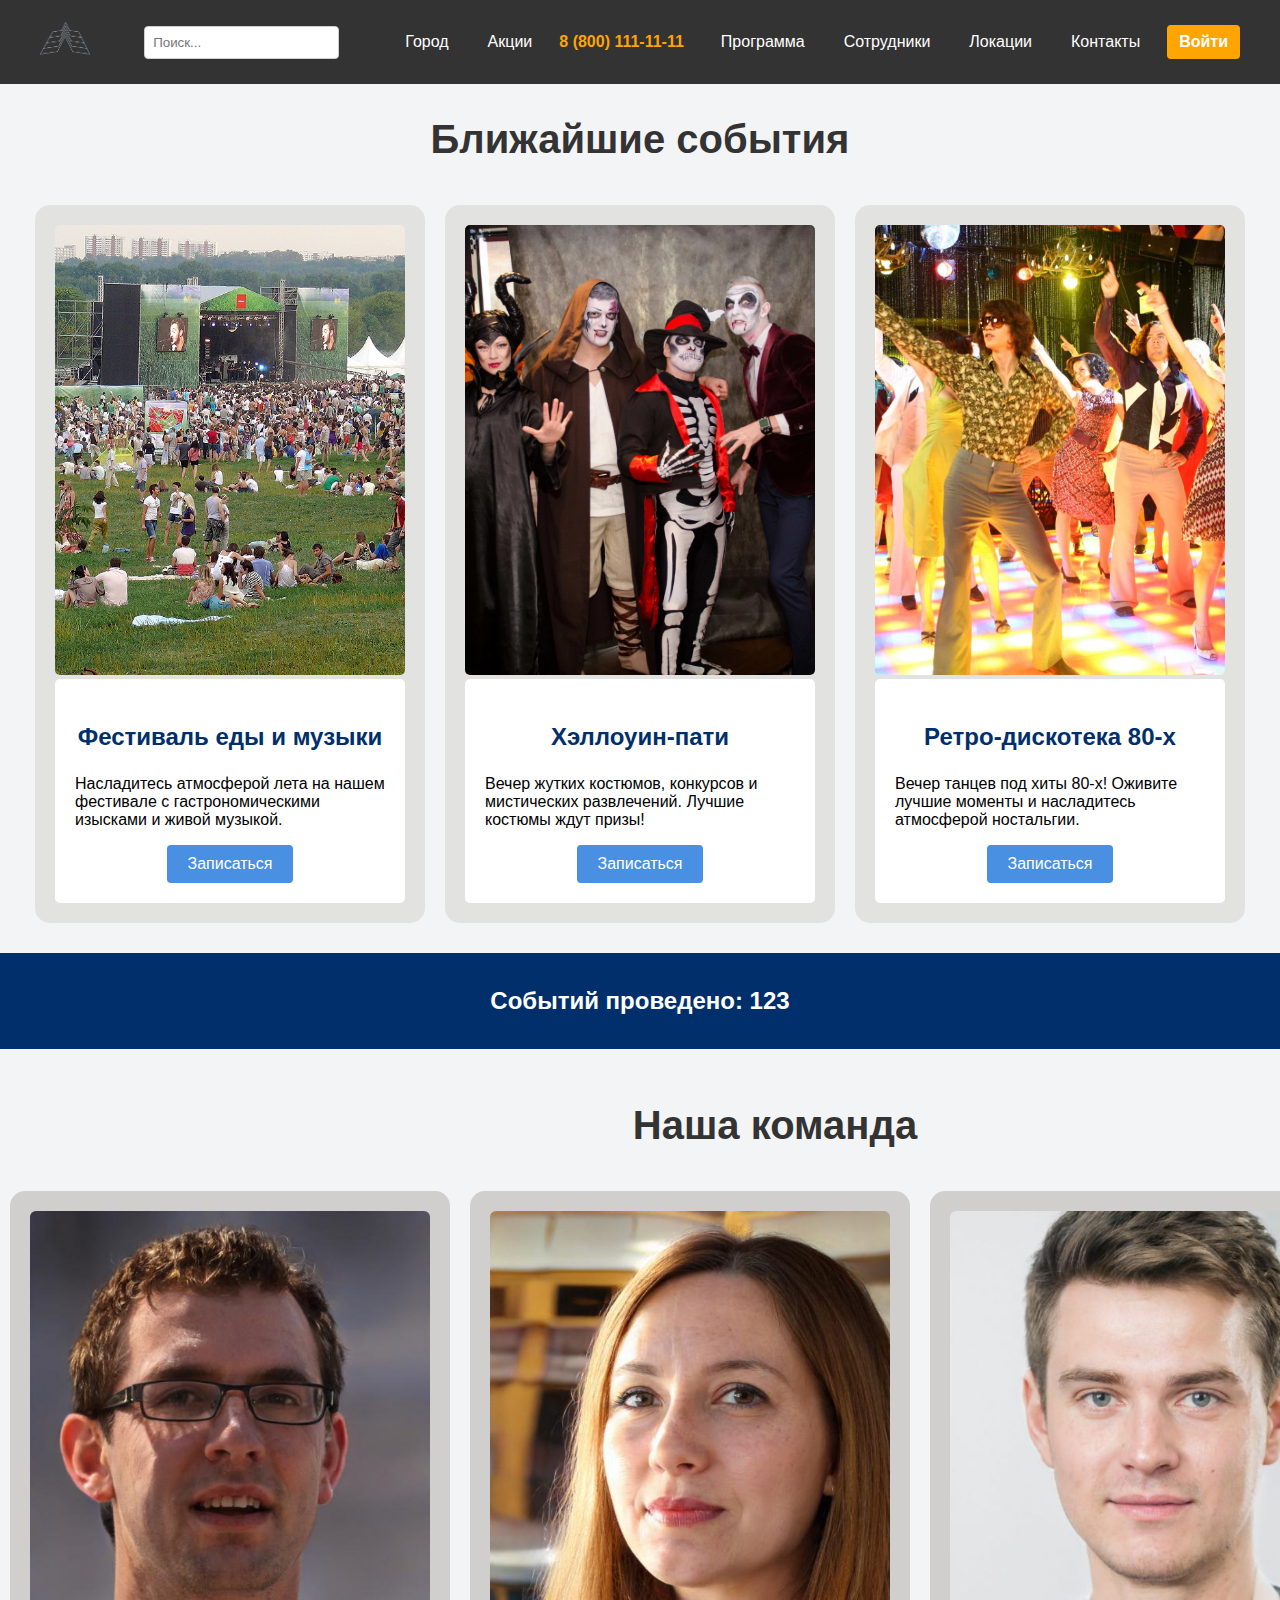
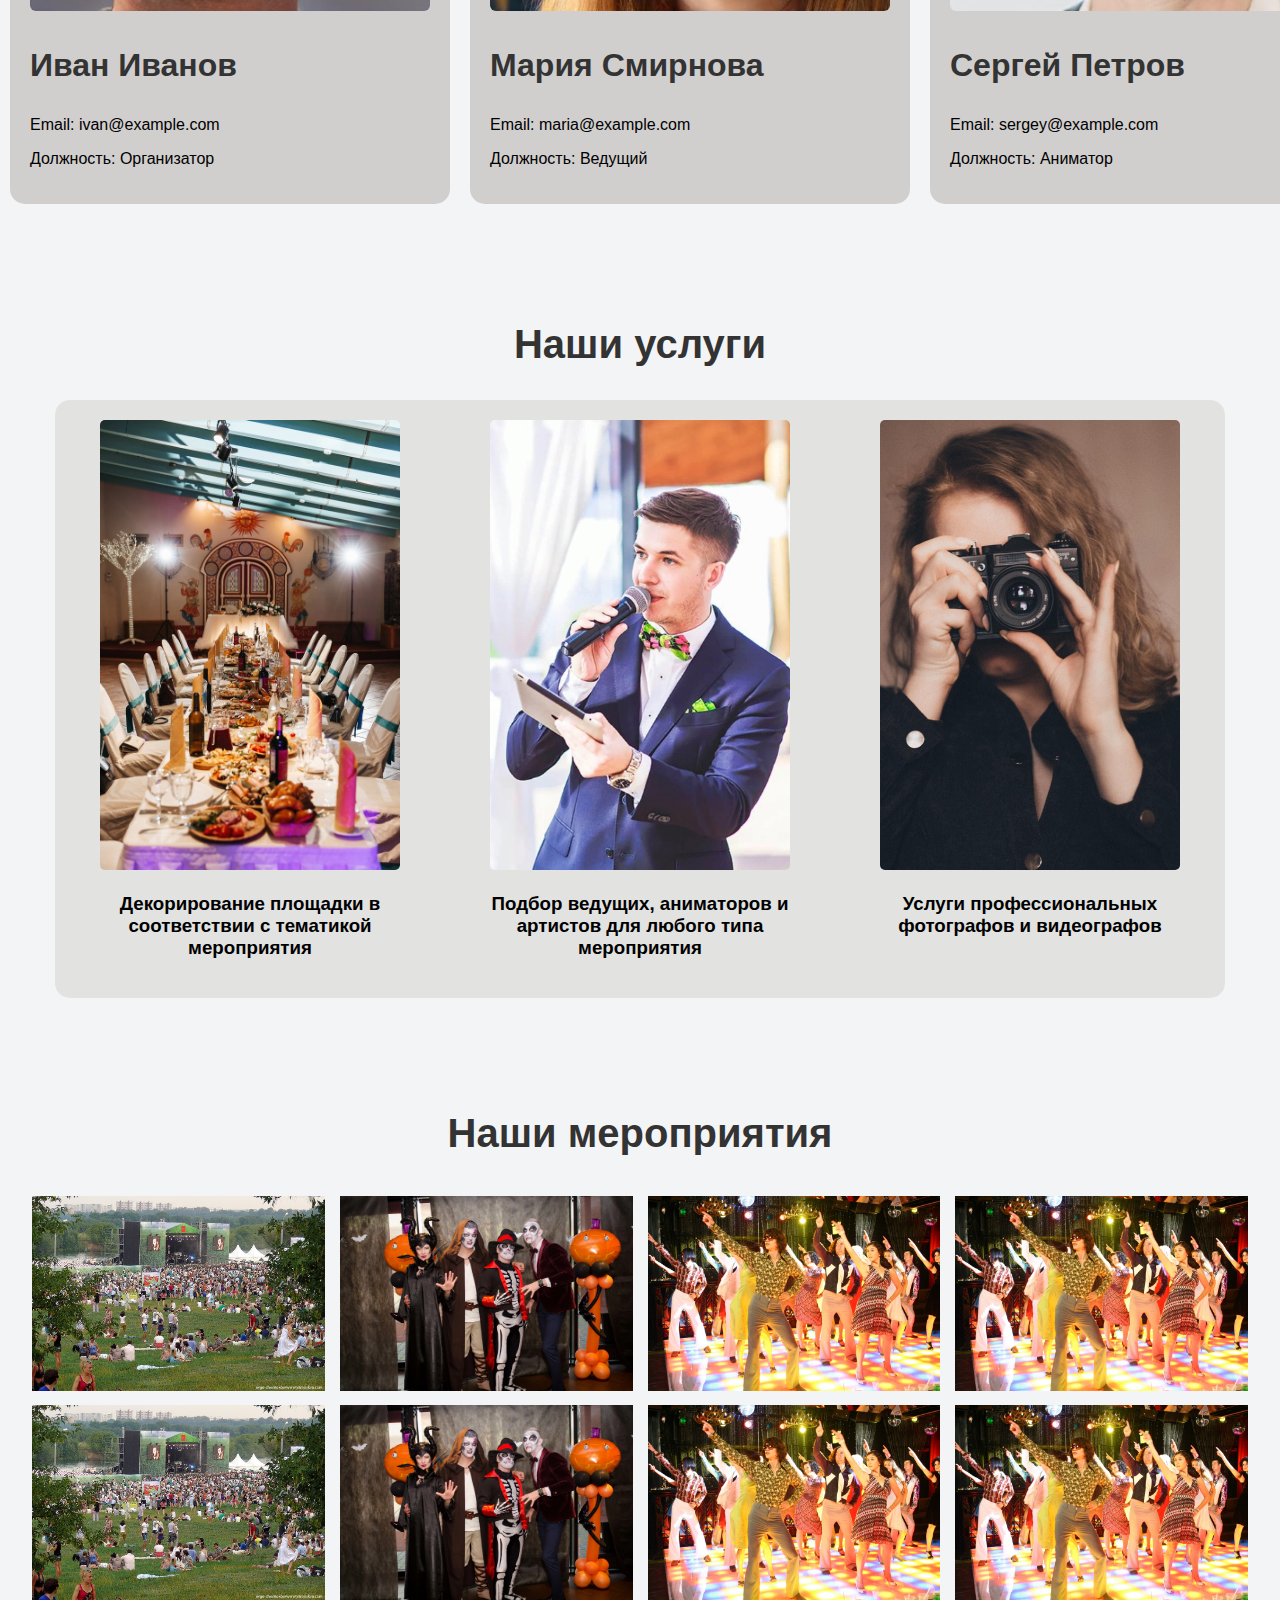
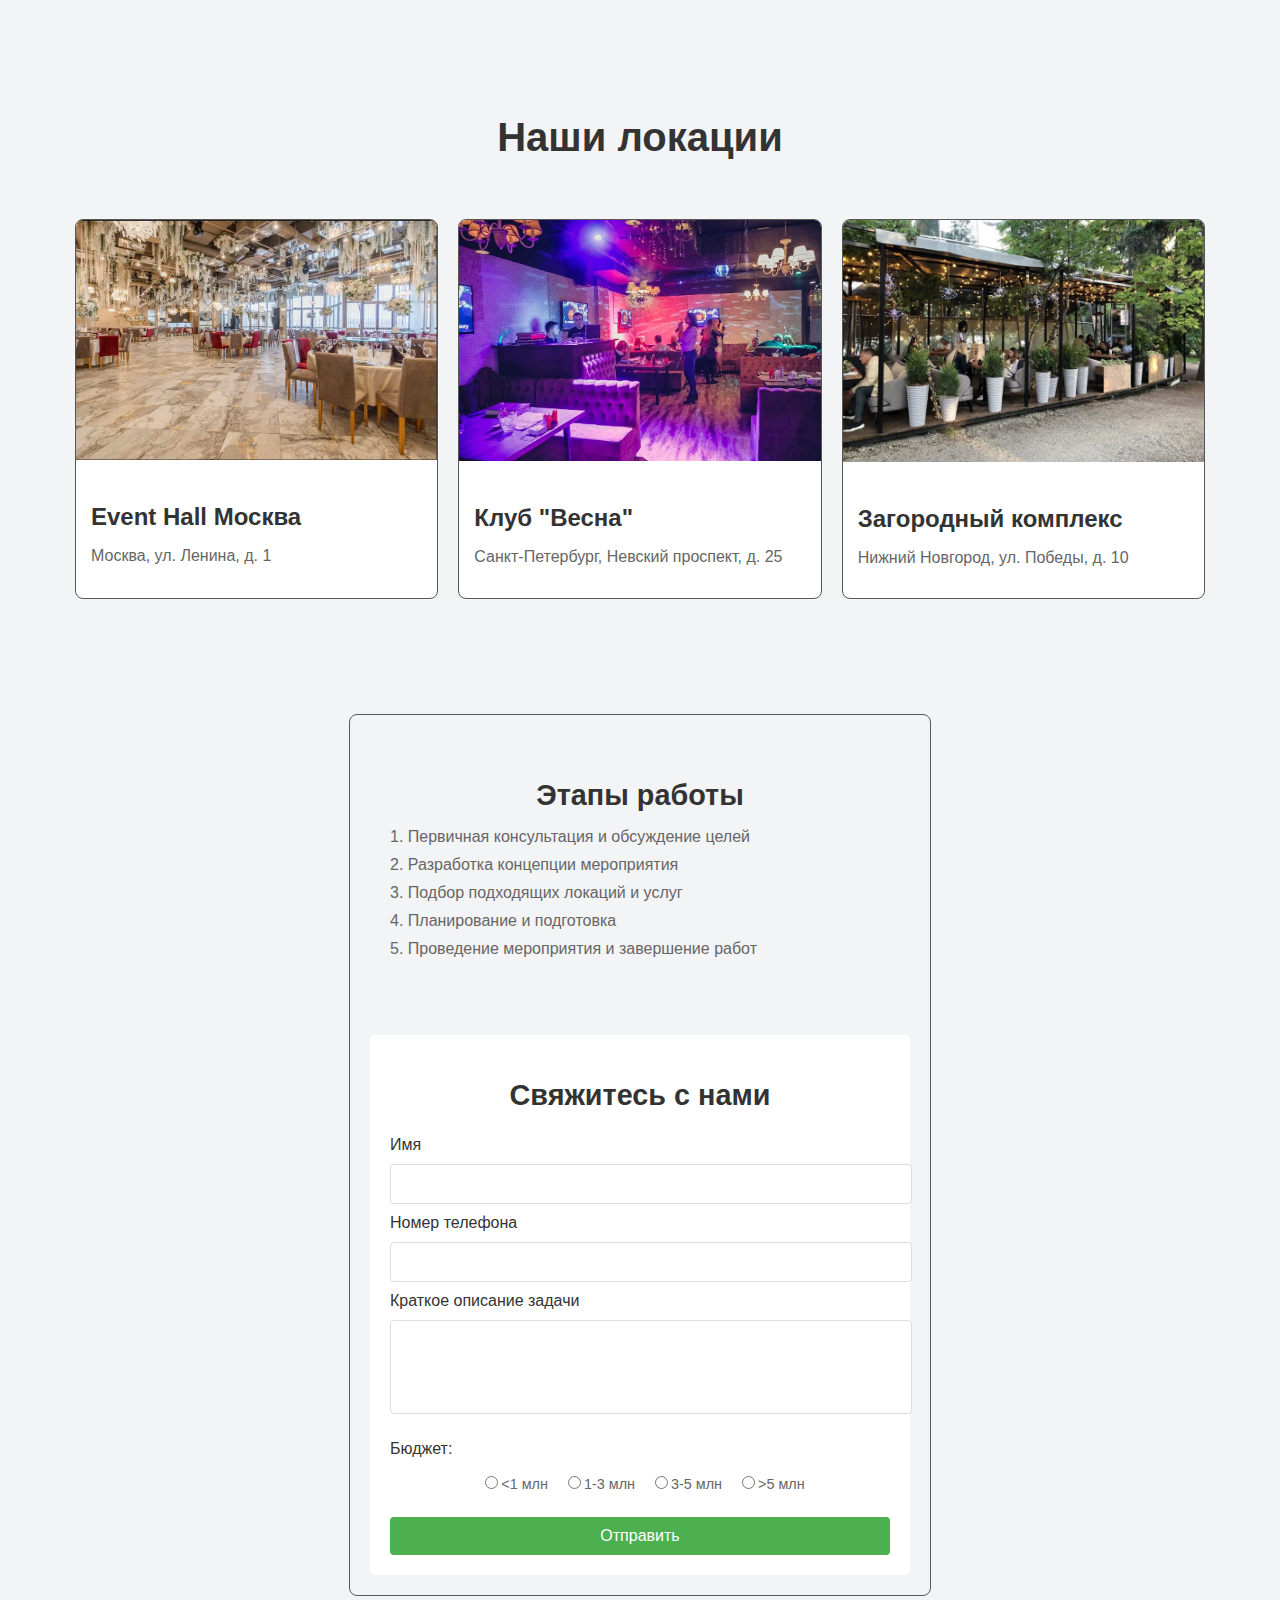
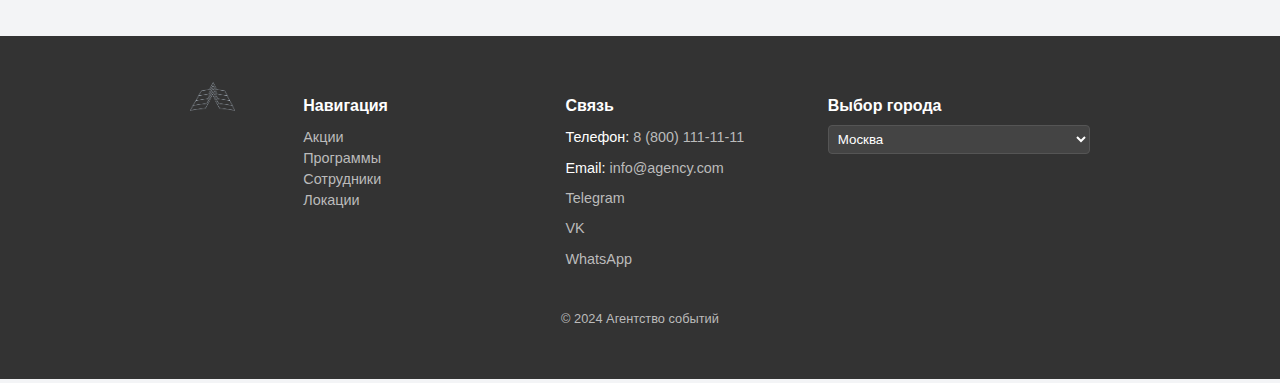
<file: index.html>
<!DOCTYPE html>
<html lang="ru">
<head>
    <meta charset="UTF-8">
    <meta name="viewport" content="width=device-width, initial-scale=1.0">
    <title>Агентство событий</title>
    <link rel="stylesheet" href="assets/css/index.css">
    <link rel="stylesheet" href="assets/css/header.css">
    <link rel="stylesheet" href="assets/css/footer.css">
</head>
<body>

<header>
    <div class="header-container">
        <div class="logo">
            <a href="index.html"><img src="assets/images/logo.png" alt="Логотип компании"></a>
        </div>  
        <div class="search-bar">
            <input type="text" placeholder="Поиск...">
        </div>  
        <nav class="nav-menu">
            <div class="dropdown">
                <div class="dropbtn">Город</div>
                <div class="dropdown-content">
                    <a href="#">Москва</a>
                    <a href="#">Санкт-Петербург</a>
                    <a href="#">Нижний Новгород</a>
                </div>
            </div>  
            <a href="stocks.html">Акции</a>
            <p class="phone">8 (800) 111-11-11</p>
            <a href="programs.html">Программа</a>
            <a href="workers.html">Сотрудники</a>
            <a href="locations.html">Локации</a>
            <a href="contacts.html">Контакты</a>
            <a href="login.html" class="login">Войти</a>
        </nav>
    </div>
</header>

<main>
    <section class="slider">        
        <div class="slider-container">
            <h2>Ближайшие события</h2>
            <div class="slide">
                <div class="slid">
                    <img src="assets/images/events/event1.jpg" alt="Событие 1">
                    <div class="slide-text">
                        <h3>Фестиваль еды и музыки</h3>
                        <p>Насладитесь атмосферой лета на нашем фестивале с гастрономическими изысками и живой музыкой.</p>
                        <div class="event--button">
                            <button>Записаться</button>
                        </div>
                    </div>
                </div>
                <div class="slid">
                    <img src="assets/images/events/event2.jpg" alt="Событие 2">
                    <div class="slide-text">
                    <h3>Хэллоуин-пати</h3>
                        <p>Вечер жутких костюмов, конкурсов и мистических развлечений. Лучшие костюмы ждут призы!</p>
                        <div class="event--button">
                            <button>Записаться</button>
                        </div>
                    </div>
                </div>
                <div class="slid">
                    <img src="assets/images/events/event3.jpg" alt="Событие 3">
                    <div class="slide-text">
                        <h3>Ретро-дискотека 80-х</h3>
                        <p>Вечер танцев под хиты 80-х! Оживите лучшие моменты и насладитесь атмосферой ностальгии.</p>
                        <div class="event--button">
                            <button>Записаться</button>
                        </div>
                    </div>
                </div>
            </div>
        </div>
    </section>
    <section class="event-counter">
            <h3 class="white">Cобытий проведено: 123</h3>
    </section>
    <section class="team">
        <div class="team-container">
            <h2>Наша команда</h2>
            <div class="team-member">
                <div class="person">
                    <img src="assets/images/employee/employee1.jpg" alt="Сотрудник 1">
                    <h3>Иван Иванов</h3>
                    <p>Email: ivan@example.com</p>
                    <p>Должность: Организатор</p>
                </div>
                <div class="person">
                    <img src="assets/images/employee/employee2.jpg" alt="Сотрудник 2">
                    <h3>Мария Смирнова</h3>
                    <p>Email: maria@example.com</p>
                    <p>Должность: Ведущий</p>
                </div>
                <div class="person">
                    <img src="assets/images/employee/employee3.jpg" alt="Сотрудник 3">
                    <h3>Сергей Петров</h3>
                    <p>Email: sergey@example.com</p>
                    <p>Должность: Аниматор</p>
                </div>
                <div class="more-person">
                    <a href="workers.html "><p>Посмотреть всех &raquo;</p></a>
                </div>              
            </div>
        </div>
    </section>
    <section class="services">
        <div class="services-container">
            <h2>Наши услуги</h2>
            <div class="service-card">
                <div class="service-card--">
                    <img src="assets/images/service/service1.jpg" alt="Услуга 1">
                    <h3>Декорирование площадки в соответствии с тематикой мероприятия</h3>
                </div>
                <div class="service-card--">
                    <img src="assets/images/service/service2.jpg" alt="Услуга 2">
                    <h3>Подбор ведущих, аниматоров и артистов для любого типа мероприятия</h3>
                </div>
                <div class="service-card--">
                    <img src="assets/images/service/service3.jpg" alt="Услуга 3">
                    <h3>Услуги профессиональных фотографов и видеографов</h3>
                </div>
            </div>
        </div>
    </section>
    <section class="events-gallery">
        <h2>Наши мероприятия</h2>
        <div class="gallery-container">
            <div class="gallery-item">
                <img src="assets/images/events/event1.jpg" alt="Новогодний корпоратив">
            </div>
            <div class="gallery-item">
                <img src="assets/images/events/event2.jpg" alt="Детский День Рождения">
            </div>
            <div class="gallery-item">
                <img src="assets/images/events/event3.jpg" alt="Фестиваль еды и музыки">
            </div>
            <div class="gallery-item">
            <img src="assets/images/events/event3.jpg" alt="Фестиваль еды и музыки">
        </div> 
        </div>  
        <div class="gallery-container">
        <div class="gallery-item">
            <img src="assets/images/events/event1.jpg" alt="Новогодний корпоратив">
            </div>
        <div class="gallery-item">
            <img src="assets/images/events/event2.jpg" alt="Детский День Рождения">
        </div>
        <div class="gallery-item">
            <img src="assets/images/events/event3.jpg" alt="Фестиваль еды и музыки">
        </div>
        <div class="gallery-item">
            <img src="assets/images/events/event3.jpg" alt="Фестиваль еды и музыки">
        </div>
    </div>
    </section>
    <section class="locations">
        <h2>Наши локации</h2>
        <div class="locations-container">
            <div class="location-card">
                <img src="assets/images/location/location1.jpg" alt="Локация 1">
                <div class="location-info">
                    <h3>Event Hall Москва</h3>
                    <p>Москва, ул. Ленина, д. 1</p>
                </div>
            </div>
            <div class="location-card">
                <img src="assets/images/location/location2.webp" alt="Локация 2">
                <div class="location-info">
                    <h3>Клуб "Весна"</h3>
                    <p>Санкт-Петербург, Невский проспект, д. 25</p>
                </div>
            </div>
            <div class="location-card">
                <img src="assets/images/location/location3.jpg" alt="Локация 3">
                <div class="location-info">
                    <h3>Загородный комплекс</h3>
                    <p>Нижний Новгород, ул. Победы, д. 10</p>
                </div>
            </div>
        </div>
    </section>
    <section class="work-steps-and-contact">
    <div class="container-work-steps-and-contact">
        <div class="work-steps">
            <h2>Этапы работы</h2>
            <div class="container">
                <ol>
                    <li>Первичная консультация и обсуждение целей</li>
                    <li>Разработка концепции мероприятия</li>
                    <li>Подбор подходящих локаций и услуг</li>
                    <li>Планирование и подготовка</li>
                    <li>Проведение мероприятия и завершение работ</li>
                </ol>
            </div>
        </div>
        <div class="contact-form">
            <h2>Свяжитесь с нами</h2>
            <div class="container">
                <form action="#" method="post">
                    <label for="name">Имя</label>
                    <input type="text" name="name" required>
                    <label for="phone">Номер телефона</label>
                    <input type="tel" name="phone" required>
                    <label for="task">Краткое описание задачи</label>
                    <textarea name="task" rows="4" required></textarea>
                    <p for="budget">Бюджет:</p>
                    <div class="budget-options">
                        <label for="1milion"><input type="radio" name="budget" value="<1млн" required>&lt;1 млн</label>
                        <label for="1-3milion"><input type="radio" name="budget" value="1-3млн">1-3 млн</label>
                        <label for="3-5milion"><input type="radio" name="budget" value="3-5млн">3-5 млн</label>
                        <label for="5milion"><input type="radio" name="budget" value=">5млн">&gt;5 млн</label>
                    </div>
                    <button type="submit">Отправить</button>
                </form>
            </div>
        </div>
    </div>
    </section>
</main>

<footer>
    <div class="footer-container">
        <div class="footer-logo">
            <a href="index.html"><img src="assets/images/logo.png" alt="Агентство событий" /></a>
        </div>
        <div class="footer-nav">
            <h4>Навигация</h4>
            <ul>
                <li><a href="stocks.html">Акции</a></li>
                <li><a href="programs.html">Программы</a></li>
                <li><a href="workers.html">Сотрудники</a></li>
                <li><a href="locations.html">Локации</a></li>
            </ul>
        </div>
        <div class="footer-contact">
            <h4>Связь</h4>
            <p>Телефон: <a href="tel:88001111111">8 (800) 111-11-11</a></p>
            <p>Email: <a href="mailto:info@agency.com">info@agency.com</a></p>
            <p><a href="https://t.me/agency">Telegram</a></p>
            <p><a href="https://vk.com/agency">VK</a></p>
            <p><a href="https://wa.me/88001111111">WhatsApp</a></p>
        </div>
        <div class="footer-city">
            <h4>Выбор города</h4>
            <select name="city">
                <option value="moscow">Москва</option>
                <option value="spb">Санкт-Петербург</option>
                <option value="nn">Нижний Новгород</option>
            </select>
        </div>
    </div>
    <div class="footer-end">
        <p>&copy; 2024 Агентство событий</p>
    </div>
</footer>

</body>
</html>
</file>
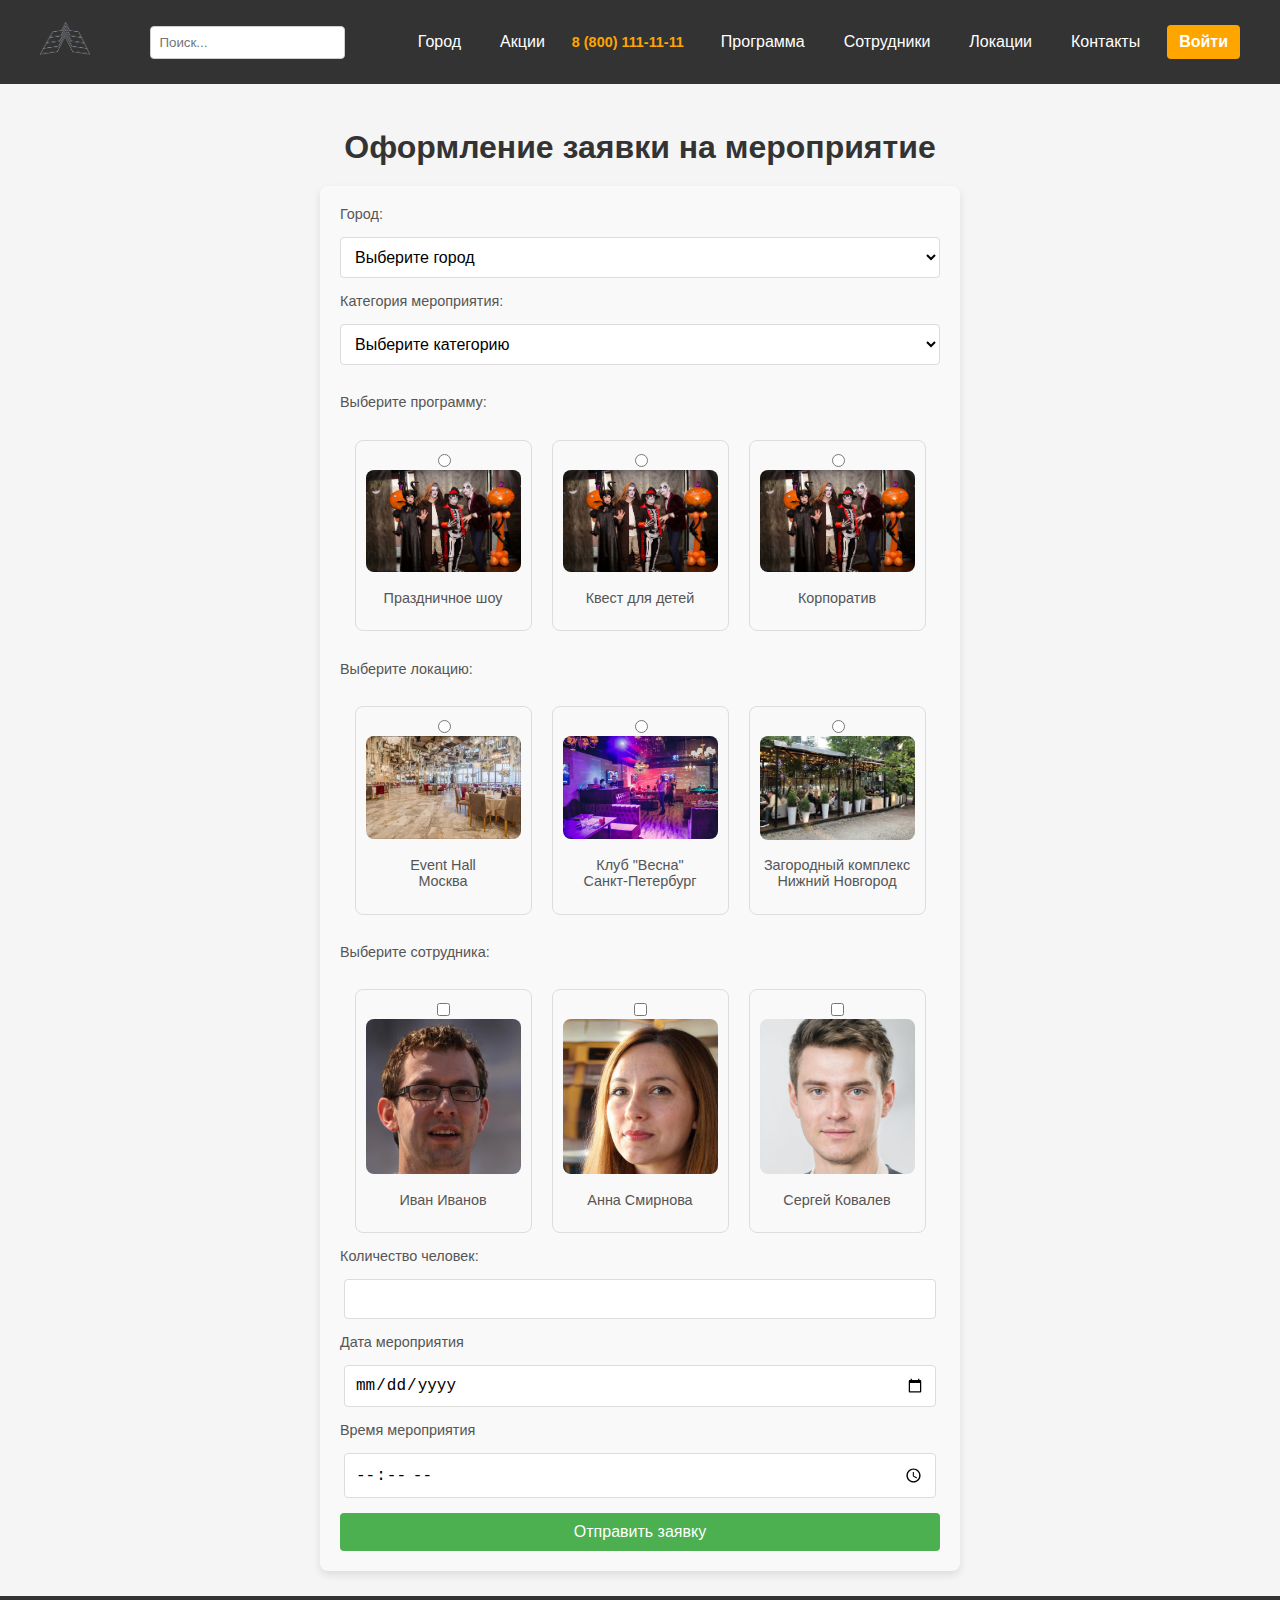
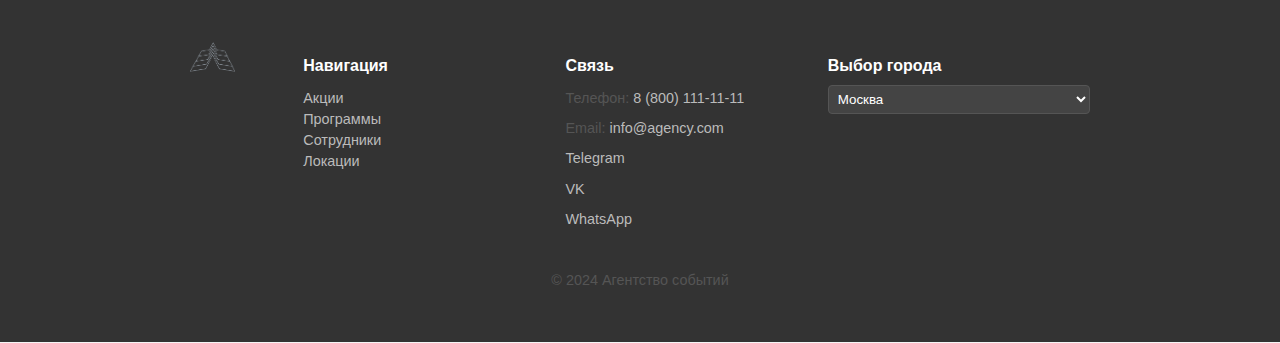
<file: applicationevent.html>
<!DOCTYPE html>
<html lang="ru">
<head>
    <meta charset="UTF-8">
    <meta name="viewport" content="width=device-width, initial-scale=1.0">
    <title>Оформление заявки на мероприятие</title>
    <link rel="stylesheet" href="assets/css/applicationevent.css">
    <link rel="stylesheet" href="assets/css/header.css">
    <link rel="stylesheet" href="assets/css/footer.css">
</head>
<body>

<header>
    <div class="header-container">
        <div class="logo">
            <a href="index.html"><img src="assets/images/logo.png" alt="Логотип компании"></a>
        </div>  
        <div class="search-bar">
            <input type="text" placeholder="Поиск...">
        </div>  
        <nav class="nav-menu">
            <div class="dropdown">
                <div class="dropbtn">Город</div>
                <div class="dropdown-content">
                    <a href="#">Москва</a>
                    <a href="#">Санкт-Петербург</a>
                    <a href="#">Нижний Новгород</a>
                </div>
            </div>  
            <a href="stocks.html">Акции</a>
            <p class="phone">8 (800) 111-11-11</p>
            <a href="programs.html">Программа</a>
            <a href="workers.html">Сотрудники</a>
            <a href="locations.html">Локации</a>
            <a href="contacts.html">Контакты</a>
            <a href="login.html" class="login">Войти</a>
        </nav>
    </div>
</header>

<section>
    <h1>Оформление заявки на мероприятие</h1>
    <main class="event-form-container">
        <form action="event" method="post">
            <label for="city">Город:</label>
            <select name="city" required>
                <option value="">Выберите город</option>
                <option value="moscow">Москва</option>
                <option value="spb">Санкт-Петербург</option>
                <option value="nn">Нижний Новгород</option>
            </select>
            <label for="category">Категория мероприятия:</label>
            <select name="category" required>
                <option value="">Выберите категорию</option>
                <option value="corporate_party">Корпоратив</option>
                <option value="wedding">Свадьба</option>
                <option value="children_party">Детский праздник</option>
                <option value="birthday">День рождение</option>
            </select>
            <p>Выберите программу:</p>
            <div class="selection-container">
            <label class="card">
                <input type="radio" name="program" value="program1" required>
                <div class="card-content">
                    <img src="assets/images/events/event2.jpg" alt="Программа 1">
                    <p>Праздничное шоу</p>
                </div>
            </label>        
            <label class="card">
                <input type="radio" name="program" value="program2">
                <div class="card-content">
                    <img src="assets/images/events/event2.jpg" alt="Программа 2">
                    <p>Квест для детей</p>
                </div>
            </label>        
            <label class="card">
                <input type="radio" name="program" value="program3">
                <div class="card-content">
                    <img src="assets/images/events/event2.jpg" alt="Программа 3">
                    <p>Корпоратив</p>
                </div>
            </label>
        </div>
        <p>Выберите локацию:</p>
        <div class="selection-container">
            <label class="card">
                <input type="radio" name="location" value="location1" required>
                <div class="card-content">
                    <img src="assets/images/location/location1.jpg" alt="Локация 1">
                    <p>Event Hall <br> Москва</p>
                </div>
            </label>        
            <label class="card">
                <input type="radio" name="location" value="location2">
                <div class="card-content">
                    <img src="assets/images/location/location2.webp" alt="Локация 2">
                    <p>Клуб "Весна" <br> Санкт-Петербург</p>
                </div>
            </label>        
            <label class="card">
                <input type="radio" name="location" value="location3">
                <div class="card-content">
                    <img src="assets/images/location/location3.jpg" alt="Локация 3">
                    <p>Загородный комплекс <br> Нижний Новгород</p>
                </div>
            </label>
        </div>
        <p>Выберите сотрудника:</p>
        <div class="selection-container">
            <label class="card">
                <input type="checkbox" name="staff" value="staff1">
                <div class="card-content">
                    <img src="assets/images/employee/employee1.jpg" alt="Иван Иванов">
                    <p>Иван Иванов</p>
                </div>
            </label>        
            <label class="card">
                <input type="checkbox" name="staff" value="staff2">
                <div class="card-content">
                    <img src="assets/images/employee/employee2.jpg" alt="Анна Смирнова">
                    <p>Анна Смирнова</p>
                </div>
            </label>        
            <label class="card">
                <input type="checkbox" name="staff" value="staff3">
                <div class="card-content">
                    <img src="assets/images/employee/employee3.jpg" alt="Сергей Ковалев">
                    <p>Сергей Ковалев</p>
                </div>
            </label>
        </div>
            <label for="guests">Количество человек:</label>
            <input type="number" name="guests" min="1" max="500" required>
            <label for="event_date">Дата мероприятия</label>
            <input type="date" name="event_date" required>
            <label for="event_time">Время мероприятия</label>
            <input type="time" name="event_time" required>
            <button type="submit">Отправить заявку</button>
        </form>
    </main>
</section>

<footer>
    <div class="footer-container">
        <div class="footer-logo">
            <a href="index.html"><img src="assets/images/logo.png" alt="Агентство событий" /></a>
        </div>
        <div class="footer-nav">
            <h4>Навигация</h4>
            <ul>
                <li><a href="stocks.html">Акции</a></li>
                <li><a href="programs.html">Программы</a></li>
                <li><a href="workers.html">Сотрудники</a></li>
                <li><a href="locations.html">Локации</a></li>
            </ul>
        </div>
        <div class="footer-contact">
            <h4>Связь</h4>
            <p>Телефон: <a href="tel:88001111111">8 (800) 111-11-11</a></p>
            <p>Email: <a href="mailto:info@agency.com">info@agency.com</a></p>
            <p><a href="https://t.me/agency">Telegram</a></p>
            <p><a href="https://vk.com/agency">VK</a></p>
            <p><a href="https://wa.me/88001111111">WhatsApp</a></p>
        </div>
        <div class="footer-city">
            <h4>Выбор города</h4>
            <select name="city">
                <option value="moscow">Москва</option>
                <option value="spb">Санкт-Петербург</option>
                <option value="nn">Нижний Новгород</option>
            </select>
        </div>
    </div>
    <div class="footer-end">
        <p>&copy; 2024 Агентство событий</p>
    </div>
</footer>

</body>
</html>
</file>
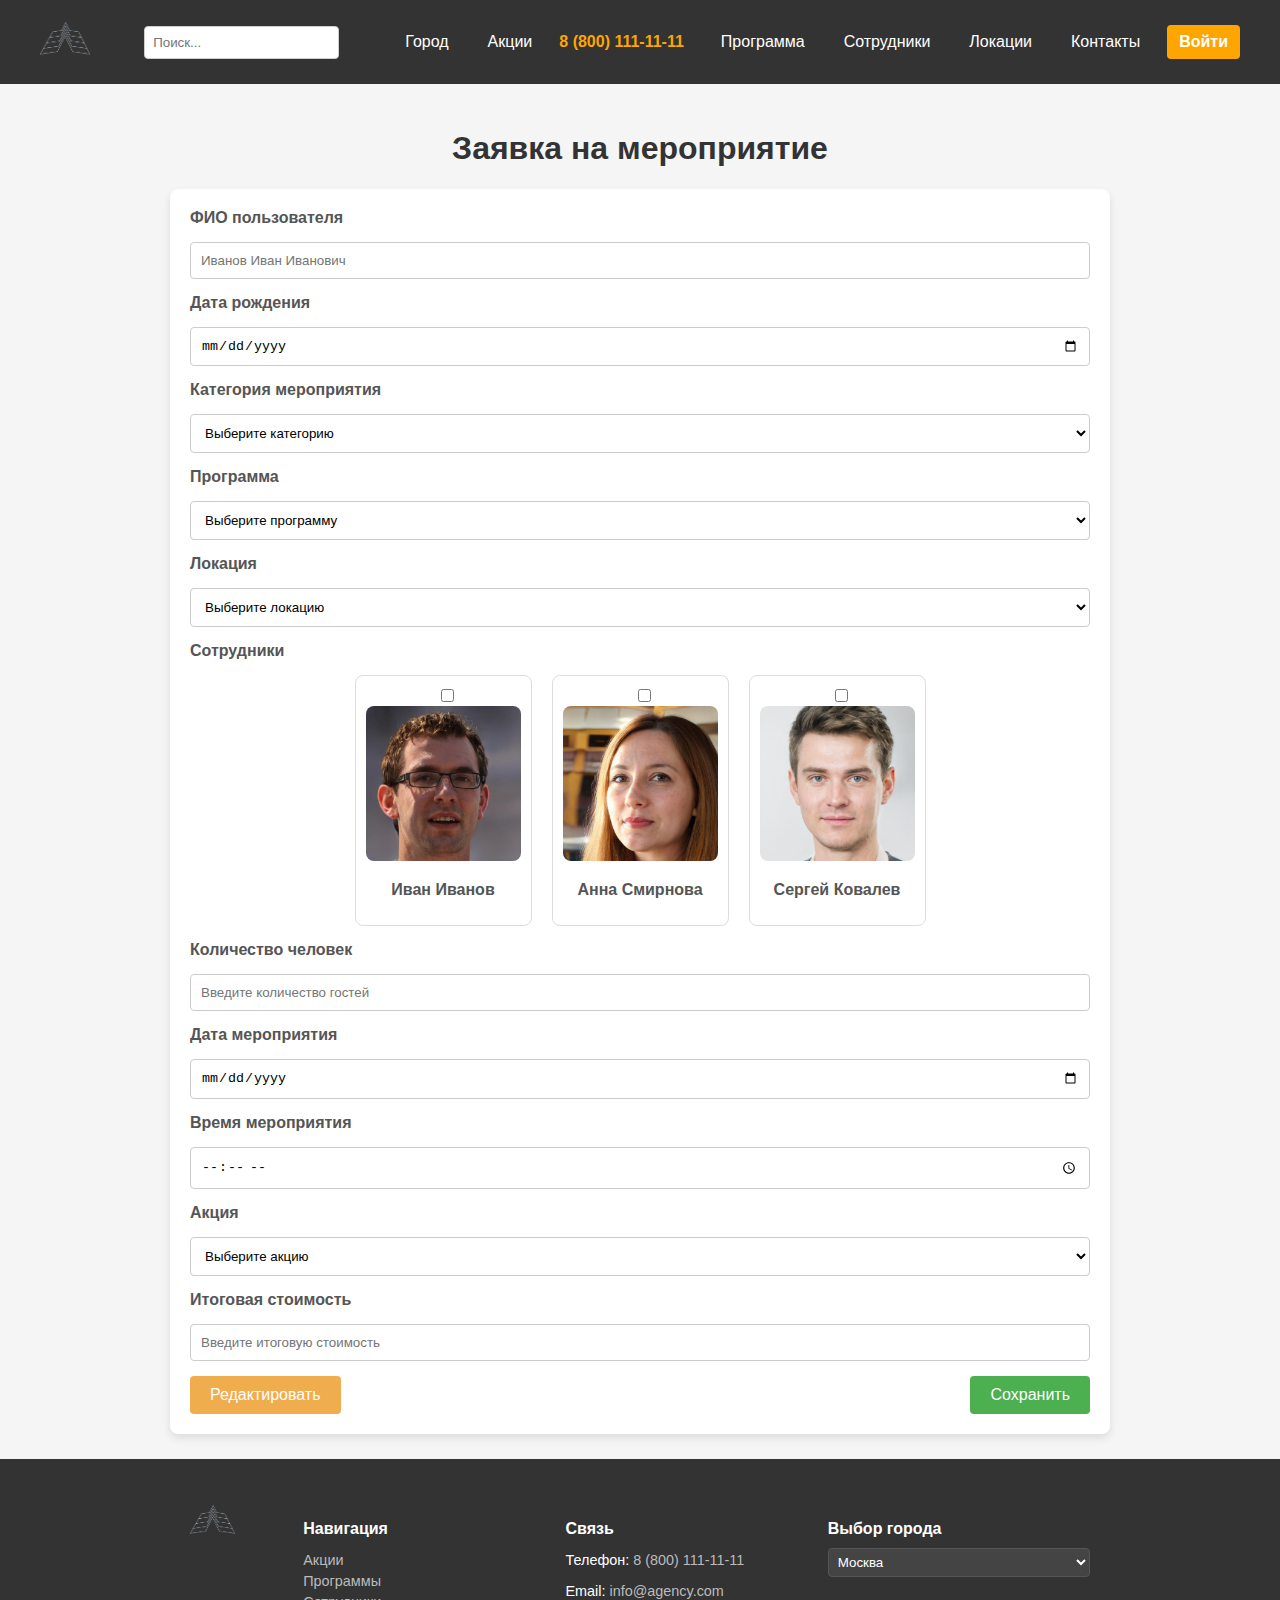
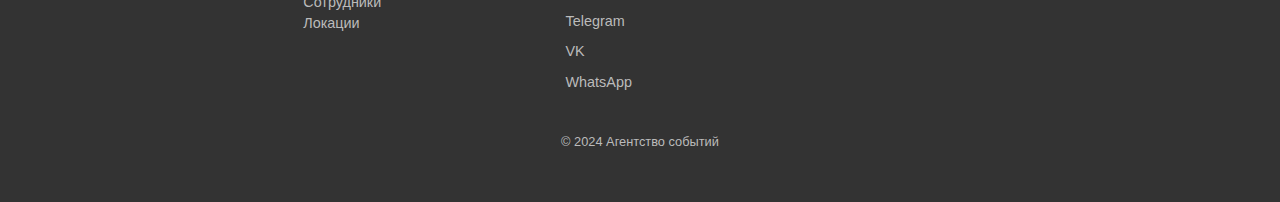
<file: event.html>
<!DOCTYPE html>
<html lang="ru">
<head>
    <meta charset="UTF-8">
    <meta name="viewport" content="width=device-width, initial-scale=1.0">
    <title>Заявка на мероприятие</title>
    <link rel="stylesheet" href="assets/css/event.css">
    <link rel="stylesheet" href="assets/css/header.css">
    <link rel="stylesheet" href="assets/css/footer.css">
</head>
<body>

<header>
    <div class="header-container">
        <div class="logo">
            <a href="index.html"><img src="assets/images/logo.png" alt="Логотип компании"></a>
        </div>  
        <div class="search-bar">
            <input type="text" placeholder="Поиск...">
        </div>  
        <nav class="nav-menu">
            <div class="dropdown">
                <div class="dropbtn">Город</div>
                <div class="dropdown-content">
                    <a href="#">Москва</a>
                    <a href="#">Санкт-Петербург</a>
                    <a href="#">Нижний Новгород</a>
                </div>
            </div>  
            <a href="stocks.html">Акции</a>
            <p class="phone">8 (800) 111-11-11</p>
            <a href="programs.html">Программа</a>
            <a href="workers.html">Сотрудники</a>
            <a href="locations.html">Локации</a>
            <a href="contacts.html">Контакты</a>
            <a href="login.html" class="login">Войти</a>
        </nav>
    </div>
</header>

<section>
    <h1>Заявка на мероприятие</h1>
    <div class="container">        
        <form action="event" method="POST">
            <label for="user_name">ФИО пользователя</label>
            <input type="text" name="user_name" placeholder="Иванов Иван Иванович" required>
            <label for="birth_date">Дата рождения</label>
            <input type="date" name="birth_date" required>
            <label for="category">Категория мероприятия</label>
            <select name="category" required>
                <option value="" disabled selected>Выберите категорию</option>
                <option value="corporate">Корпоратив</option>
                <option value="wedding">Свадьба</option>
                <option value="birthday">День рождения</option>
            </select>
            <label for="program">Программа</label>
            <select name="program" required>
                <option value="" disabled selected>Выберите программу</option>
                <option value="holiday_show">Праздничное шоу</option>
                <option value="quest_for_children">Квест для детей</option>
                <option value="corporate_party">Корпоратив</option>
            </select>
            <label for="location">Локация</label>
            <select name="location" required>
                <option value="" disabled selected>Выберите локацию</option>
                <option value="hall1">Event Hall</option>
                <option value="hall2">Клуб "Весна"</option>
                <option value="outdoor">На открытом воздухе</option>
            </select>
            <label for="staff">Сотрудники</label>
            <div class="selection-container">
                <label class="card">
                    <input type="checkbox" name="staff" value="staff1">
                    <div class="card-content">
                        <img src="assets/images/employee/employee1.jpg" alt="Иван Иванов">
                        <p>Иван Иванов</p>
                    </div>
                </label>            
                <label class="card">
                    <input type="checkbox" name="staff" value="staff2">
                    <div class="card-content">
                        <img src="assets/images/employee/employee2.jpg" alt="Анна Смирнова">
                        <p>Анна Смирнова</p>
                    </div>
                </label>            
                <label class="card">
                    <input type="checkbox" name="staff" value="staff3">
                    <div class="card-content">
                        <img src="assets/images/employee/employee3.jpg" alt="Сергей Ковалев">
                        <p>Сергей Ковалев</p>
                    </div>
                </label>
            </div>
            <label for="guest_count">Количество человек</label>
            <input type="number" name="guest_count" placeholder="Введите количество гостей" required>
            <label for="event_date">Дата мероприятия</label>
            <input type="date" name="event_date" required>
            <label for="event_time">Время мероприятия</label>
            <input type="time" name="event_time" required>
            <label for="promo">Акция</label>
            <select name="promo">
                <option value="" disabled selected>Выберите акцию</option>
                <option value="discount10">Скидка 10%</option>
                <option value="discount20">Скидка 20%</option>
                <option value="none">Без акции</option>
            </select>
            <label for="total_cost">Итоговая стоимость</label>
            <input type="text" name="total_cost" placeholder="Введите итоговую стоимость" readonly>
            <div class="actions">
                <button class="btn btn-edit">Редактировать</button>
                <button type="submit" class="btn btn-save">Сохранить</button>
            </div>
        </form>
    </div>
</section>

<footer>
    <div class="footer-container">
        <div class="footer-logo">
            <a href="index.html"><img src="assets/images/logo.png" alt="Агентство событий" /></a>
        </div>
        <div class="footer-nav">
            <h4>Навигация</h4>
            <ul>
                <li><a href="stocks.html">Акции</a></li>
                <li><a href="programs.html">Программы</a></li>
                <li><a href="workers.html">Сотрудники</a></li>
                <li><a href="locations.html">Локации</a></li>
            </ul>
        </div>
        <div class="footer-contact">
            <h4>Связь</h4>
            <p>Телефон: <a href="tel:88001111111">8 (800) 111-11-11</a></p>
            <p>Email: <a href="mailto:info@agency.com">info@agency.com</a></p>
            <p><a href="https://t.me/agency">Telegram</a></p>
            <p><a href="https://vk.com/agency">VK</a></p>
            <p><a href="https://wa.me/88001111111">WhatsApp</a></p>
        </div>
        <div class="footer-city">
            <h4>Выбор города</h4>
            <select name="city">
                <option value="moscow">Москва</option>
                <option value="spb">Санкт-Петербург</option>
                <option value="nn">Нижний Новгород</option>
            </select>
        </div>
    </div>
    <div class="footer-end">
        <p>&copy; 2024 Агентство событий</p>
    </div>
</footer>

</body>
</html>
</file>
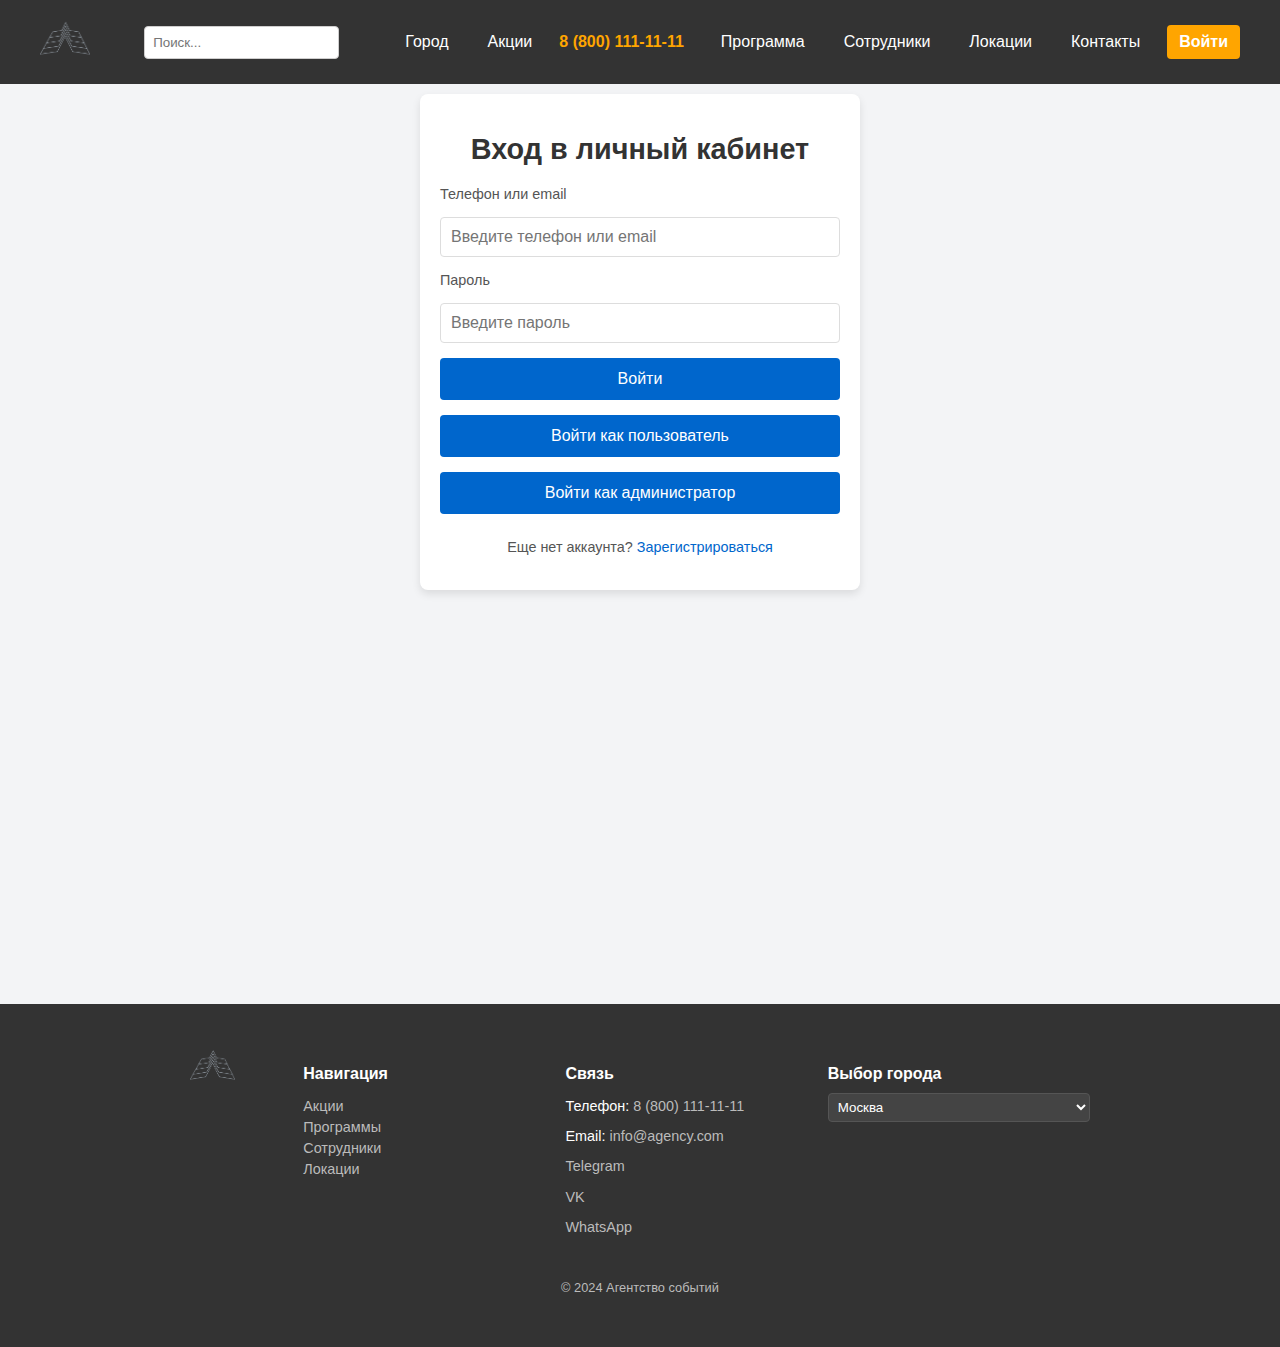
<file: login.html>
<!DOCTYPE html>
<html lang="ru">
<head>
    <meta charset="UTF-8">
    <meta name="viewport" content="width=device-width, initial-scale=1.0">
    <title>Вход в личный кабинет</title>
    <link rel="stylesheet" href="assets/css/login.css">
    <link rel="stylesheet" href="assets/css/header.css">
    <link rel="stylesheet" href="assets/css/footer.css">
</head>
<body>

<header>
    <div class="header-container">
        <div class="logo">
            <a href="index.html"><img src="assets/images/logo.png" alt="Логотип компании"></a>
        </div>  
        <div class="search-bar">
            <input type="text" placeholder="Поиск...">
        </div>  
        <nav class="nav-menu">
            <div class="dropdown">
                <div class="dropbtn">Город</div>
                <div class="dropdown-content">
                    <a href="#">Москва</a>
                    <a href="#">Санкт-Петербург</a>
                    <a href="#">Нижний Новгород</a>
                </div>
            </div>  
            <a href="stocks.html">Акции</a>
            <p class="phone">8 (800) 111-11-11</p>
            <a href="programs.html">Программа</a>
            <a href="workers.html">Сотрудники</a>
            <a href="locations.html">Локации</a>
            <a href="contacts.html">Контакты</a>
            <a href="login.html" class="login">Войти</a>
        </nav>
    </div>
</header>

<section>
    <div class="login-container">
        <h1>Вход в личный кабинет</h1>
        <form action="login.html" method="post" class="login-form">
            <label for="login">Телефон или email</label>
            <input type="text" name="login" placeholder="Введите телефон или email" required>
            <label for="password">Пароль</label>
            <input type="password" name="password" placeholder="Введите пароль" required>
            <button type="submit" class="login-button">Войти</button>
            <a href="profile.html" class="login-button">Войти как пользователь</a> 
            <a href="profile_admin.html" class="login-button">Войти как администратор</a> 
            <p class="register-link">Еще нет аккаунта? <a href="register.html">Зарегистрироваться</a></p>
        </form>
    </div>
</section>

<footer>
    <div class="footer-container">
        <div class="footer-logo">
            <a href="index.html"><img src="assets/images/logo.png" alt="Агентство событий" /></a>
        </div>
        <div class="footer-nav">
            <h4>Навигация</h4>
            <ul>
                <li><a href="stocks.html">Акции</a></li>
                <li><a href="programs.html">Программы</a></li>
                <li><a href="workers.html">Сотрудники</a></li>
                <li><a href="locations.html">Локации</a></li>
            </ul>
        </div>
        <div class="footer-contact">
            <h4>Связь</h4>
            <p>Телефон: <a href="tel:88001111111">8 (800) 111-11-11</a></p>
            <p>Email: <a href="mailto:info@agency.com">info@agency.com</a></p>
            <p><a href="https://t.me/agency">Telegram</a></p>
            <p><a href="https://vk.com/agency">VK</a></p>
            <p><a href="https://wa.me/88001111111">WhatsApp</a></p>
        </div>
        <div class="footer-city">
            <h4>Выбор города</h4>
            <select name="city">
                <option value="moscow">Москва</option>
                <option value="spb">Санкт-Петербург</option>
                <option value="nn">Нижний Новгород</option>
            </select>
        </div>
    </div>
    <div class="footer-end">
        <p>&copy; 2024 Агентство событий</p>
    </div>
</footer>

</body>
</html>
</file>
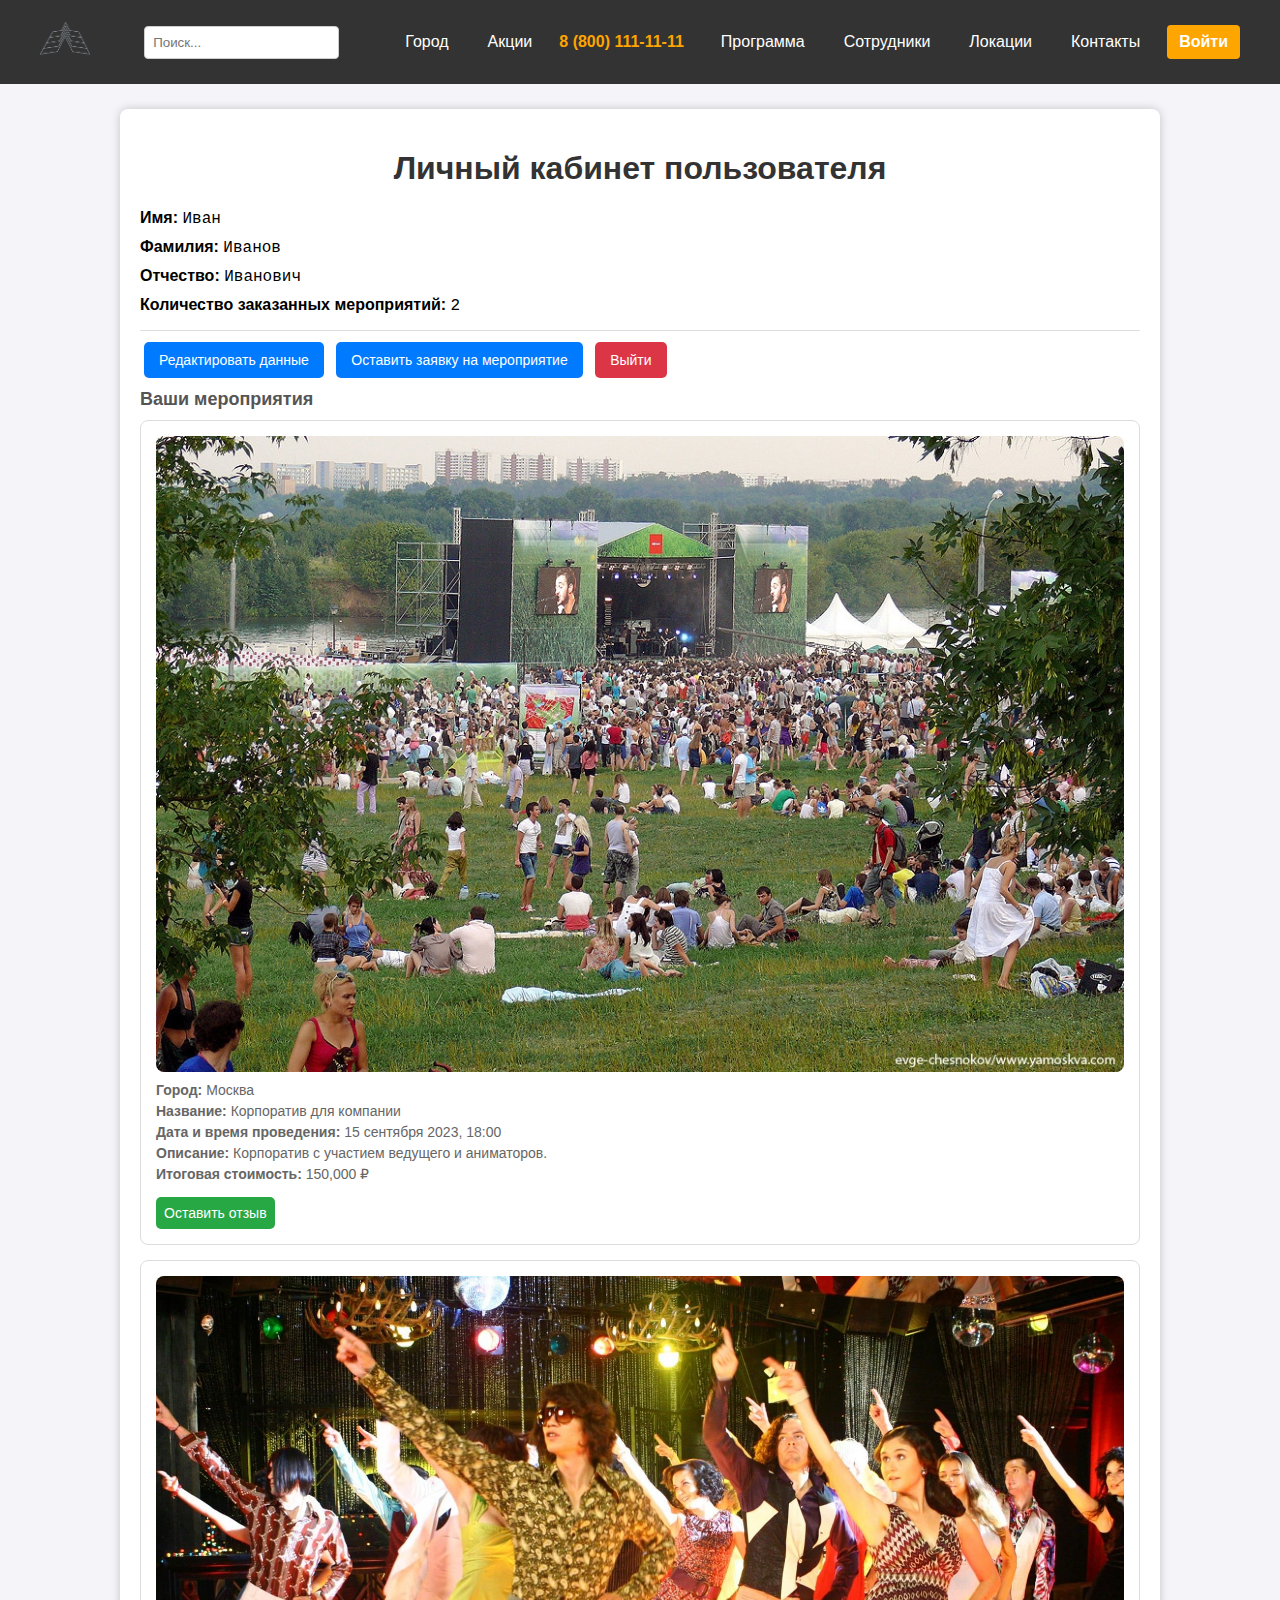
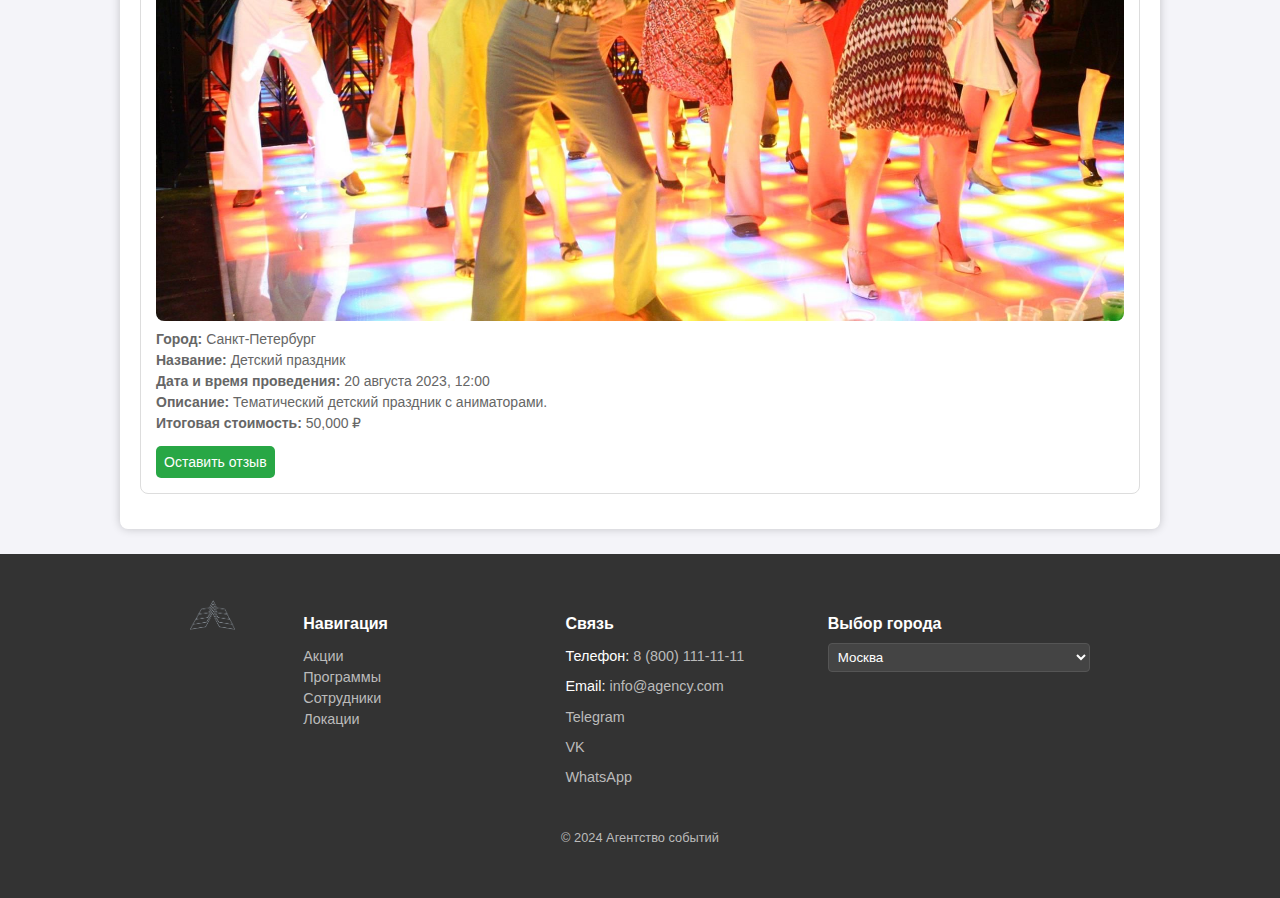
<file: profile.html>
<!DOCTYPE html>
<html lang="ru">
<head>
    <meta charset="UTF-8">
    <meta name="viewport" content="width=device-width, initial-scale=1.0">
    <title>Личный кабинет</title>
    <link rel="stylesheet" href="assets/css/profile.css">
    <link rel="stylesheet" href="assets/css/header.css">
    <link rel="stylesheet" href="assets/css/footer.css">
</head>
<body>

<header>
    <div class="header-container">
        <div class="logo">
            <a href="index.html"><img src="assets/images/logo.png" alt="Логотип компании"></a>
        </div>  
        <div class="search-bar">
            <input type="text" placeholder="Поиск...">
        </div>  
        <nav class="nav-menu">
            <div class="dropdown">
                <div class="dropbtn">Город</div>
                <div class="dropdown-content">
                    <a href="#">Москва</a>
                    <a href="#">Санкт-Петербург</a>
                    <a href="#">Нижний Новгород</a>
                </div>
            </div>  
            <a href="stocks.html">Акции</a>
            <p class="phone">8 (800) 111-11-11</p>
            <a href="programs.html">Программа</a>
            <a href="workers.html">Сотрудники</a>
            <a href="locations.html">Локации</a>
            <a href="contacts.html">Контакты</a>
            <a href="login.html" class="login">Войти</a>
        </nav>
    </div>
</header>

<section>
    <div class="container">
    <h1>Личный кабинет пользователя</h1>
    
    <div class="user-info">
        <div><strong>Имя:</strong> <samp сlass="name">Иван</samp></div>
        <div><strong>Фамилия:</strong> <samp class="surname">Иванов</samp></div>
        <div><strong>Отчество:</strong> <samp class="patronymic">Иванович</samp></div>
        <div><strong>Количество заказанных мероприятий:</strong> <samp class="quantity">2</samp></div>
    </div>

    <div class="buttons">
        <a class="btn-edit">Редактировать данные</a>
        <a href="applicationevent.html" class="btn-request">Оставить заявку на мероприятие</a>
        <a class="btn-logout">Выйти</a>
    </div>

    <div class="events-section">
        <h2>Ваши мероприятия</h2>
        
        <div class="event-card">
            <img src="assets/images/events/event1.jpg" alt="Фото мероприятия">
            <div class="event-details">
                <div><strong>Город:</strong> Москва</div>
                <div><strong>Название:</strong> Корпоратив для компании</div>
                <div><strong>Дата и время проведения:</strong> 15 сентября 2023, 18:00</div>
                <div><strong>Описание:</strong> Корпоратив с участием ведущего и аниматоров.</div>
                <div><strong>Итоговая стоимость:</strong> 150,000 ₽</div>
            </div>
            <button class="btn-review"><a href="reviews.html">Оставить отзыв</a></button>
        </div>

        <div class="event-card">
            <img src="assets/images/events/event3.jpg" alt="Фото мероприятия">
            <div class="event-details">
                <div><strong>Город:</strong> Санкт-Петербург</div>
                <div><strong>Название:</strong> Детский праздник</div>
                <div><strong>Дата и время проведения:</strong> 20 августа 2023, 12:00</div>
                <div><strong>Описание:</strong> Тематический детский праздник с аниматорами.</div>
                <div><strong>Итоговая стоимость:</strong> 50,000 ₽</div>
            </div>
            <button class="btn-review"><a href="/reviews.html">Оставить отзыв</a></button>
        </div>

    </div>
    </div>
</section>

<footer>
    <div class="footer-container">
        <div class="footer-logo">
            <a href="index.html"><img src="assets/images/logo.png" alt="Агентство событий" /></a>
        </div>
        <div class="footer-nav">
            <h4>Навигация</h4>
            <ul>
                <li><a href="stocks.html">Акции</a></li>
                <li><a href="programs.html">Программы</a></li>
                <li><a href="workers.html">Сотрудники</a></li>
                <li><a href="locations.html">Локации</a></li>
            </ul>
        </div>
        <div class="footer-contact">
            <h4>Связь</h4>
            <p>Телефон: <a href="tel:88001111111">8 (800) 111-11-11</a></p>
            <p>Email: <a href="mailto:info@agency.com">info@agency.com</a></p>
            <p><a href="https://t.me/agency">Telegram</a></p>
            <p><a href="https://vk.com/agency">VK</a></p>
            <p><a href="https://wa.me/88001111111">WhatsApp</a></p>
        </div>
        <div class="footer-city">
            <h4>Выбор города</h4>
            <select name="city">
                <option value="moscow">Москва</option>
                <option value="spb">Санкт-Петербург</option>
                <option value="nn">Нижний Новгород</option>
            </select>
        </div>
    </div>
    <div class="footer-end">
        <p>&copy; 2024 Агентство событий</p>
    </div>
</footer>   

</body>
</html>
</file>
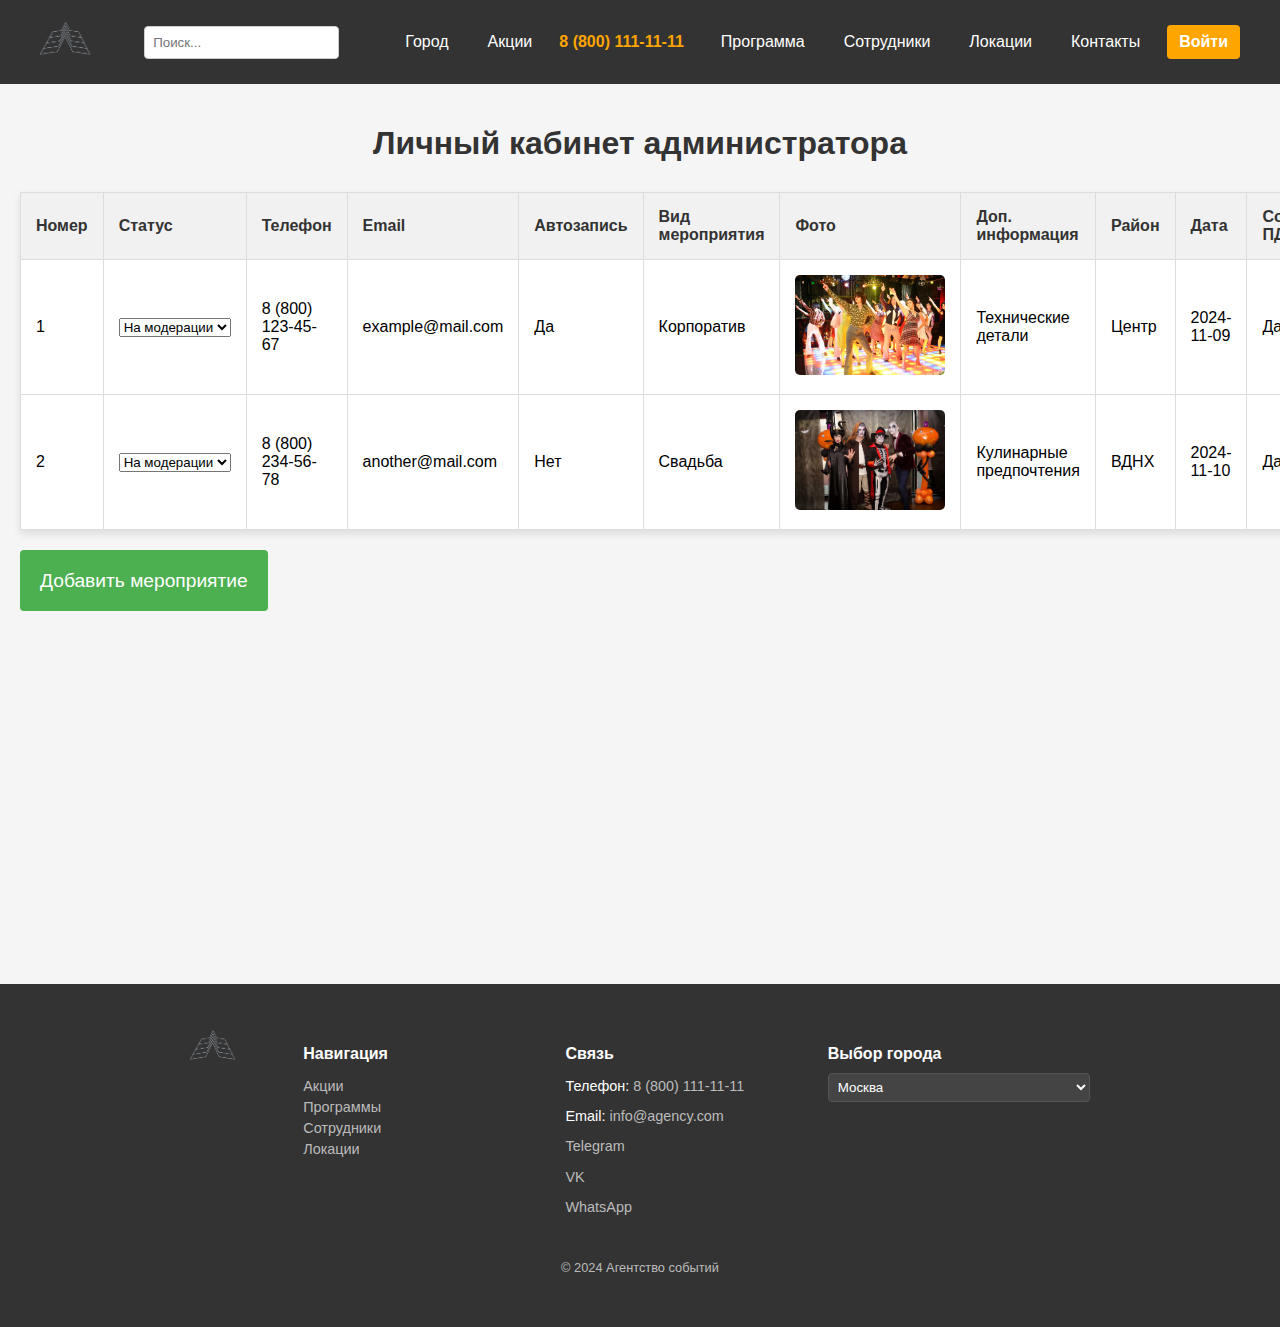
<file: profile_admin.html>
<!DOCTYPE html>
<html lang="ru">
<head>
    <meta charset="UTF-8">
    <meta name="viewport" content="width=device-width, initial-scale=1.0">
    <title>Личный кабинет администратора</title>
    <link rel="stylesheet" href="assets/css/profile_admin.css">
    <link rel="stylesheet" href="assets/css/header.css">
    <link rel="stylesheet" href="assets/css/footer.css">
</head>
<body>

<header>
    <div class="header-container">
        <div class="logo">
            <a href="index.html"><img src="assets/images/logo.png" alt="Логотип компании"></a>
        </div>  
        <div class="search-bar">
            <input type="text" placeholder="Поиск...">
        </div>  
        <nav class="nav-menu">
            <div class="dropdown">
                <div class="dropbtn">Город</div>
                <div class="dropdown-content">
                    <a href="#">Москва</a>
                    <a href="#">Санкт-Петербург</a>
                    <a href="#">Нижний Новгород</a>
                </div>
            </div>  
            <a href="stocks.html">Акции</a>
            <p class="phone">8 (800) 111-11-11</p>
            <a href="programs.html">Программа</a>
            <a href="workers.html">Сотрудники</a>
            <a href="locations.html">Локации</a>
            <a href="contacts.html">Контакты</a>
            <a href="login.html" class="login">Войти</a>
        </nav>
    </div>
</header>

<section>
    <div class="container">
        <h1>Личный кабинет администратора</h1>
        <table class="event-table">
            <thead>
                <tr>
                    <th>Номер</th>
                    <th>Статус</th>
                    <th>Телефон</th>
                    <th>Email</th>
                    <th>Автозапись</th>
                    <th>Вид мероприятия</th>
                    <th>Фото</th>
                    <th>Доп. информация</th>
                    <th>Район</th>
                    <th>Дата</th>
                    <th>Согласие ПД</th>
                </tr>
            </thead>
            <tbody>
                <tr>
                    <td>1</td>
                    <td>
                        <select name="event">
                            <option value="">На модерации</option>
                            <option value="event1">Новое</option>
                            <option value="event2">Проведено</option>
                            <option value="event3">В архиве</option>
                        </select>
                    </td>
                    <td>8 (800) 123-45-67</td>
                    <td>example@mail.com</td>
                    <td>Да</td>
                    <td>Корпоратив</td>
                    <td><img src="assets/images/events/event3.jpg" alt="Фото мероприятия"></td>
                    <td>Технические детали</td>
                    <td>Центр</td>
                    <td>2024-11-09</td>
                    <td>Да</td>
                    <td><a href="event.html">О мероприятии</a></td>
                </tr>
                <tr>
                    <td>2</td>
                    <td>
                    <select name="event">
                        <option value="">На модерации</option>
                        <option value="event1">Новое</option>
                        <option value="event2">Проведено</option>
                        <option value="event3">В архиве</option>
                    </select>
                    </td>
                    <td>8 (800) 234-56-78</td>
                    <td>another@mail.com</td>
                    <td>Нет</td>
                    <td>Свадьба</td>
                    <td><img src="assets/images/events/event2.jpg" alt="Фото мероприятия"></td>
                    <td>Кулинарные предпочтения</td>
                    <td>ВДНХ</td>
                    <td>2024-11-10</td>
                    <td>Да</td>
                    <td><a href="event.html">О мероприятии</a></td>
                </tr>
            </tbody>
        </table>
        <a href="event.html" class="button-container">Добавить мероприятие</a>
    </div>
</section>

<footer>
    <div class="footer-container">
        <div class="footer-logo">
            <a href="index.html"><img src="assets/images/logo.png" alt="Агентство событий" /></a>
        </div>
        <div class="footer-nav">
            <h4>Навигация</h4>
            <ul>
                <li><a href="stocks.html">Акции</a></li>
                <li><a href="programs.html">Программы</a></li>
                <li><a href="workers.html">Сотрудники</a></li>
                <li><a href="locations.html">Локации</a></li>
            </ul>
        </div>
        <div class="footer-contact">
            <h4>Связь</h4>
            <p>Телефон: <a href="tel:88001111111">8 (800) 111-11-11</a></p>
            <p>Email: <a href="mailto:info@agency.com">info@agency.com</a></p>
            <p><a href="https://t.me/agency">Telegram</a></p>
            <p><a href="https://vk.com/agency">VK</a></p>
            <p><a href="https://wa.me/88001111111">WhatsApp</a></p>
        </div>
        <div class="footer-city">
            <h4>Выбор города</h4>
            <select name="city">
                <option value="moscow">Москва</option>
                <option value="spb">Санкт-Петербург</option>
                <option value="nn">Нижний Новгород</option>
            </select>
        </div>
    </div>
    <div class="footer-end">
        <p>&copy; 2024 Агентство событий</p>
    </div>
</footer>

</body>
</html>
</file>
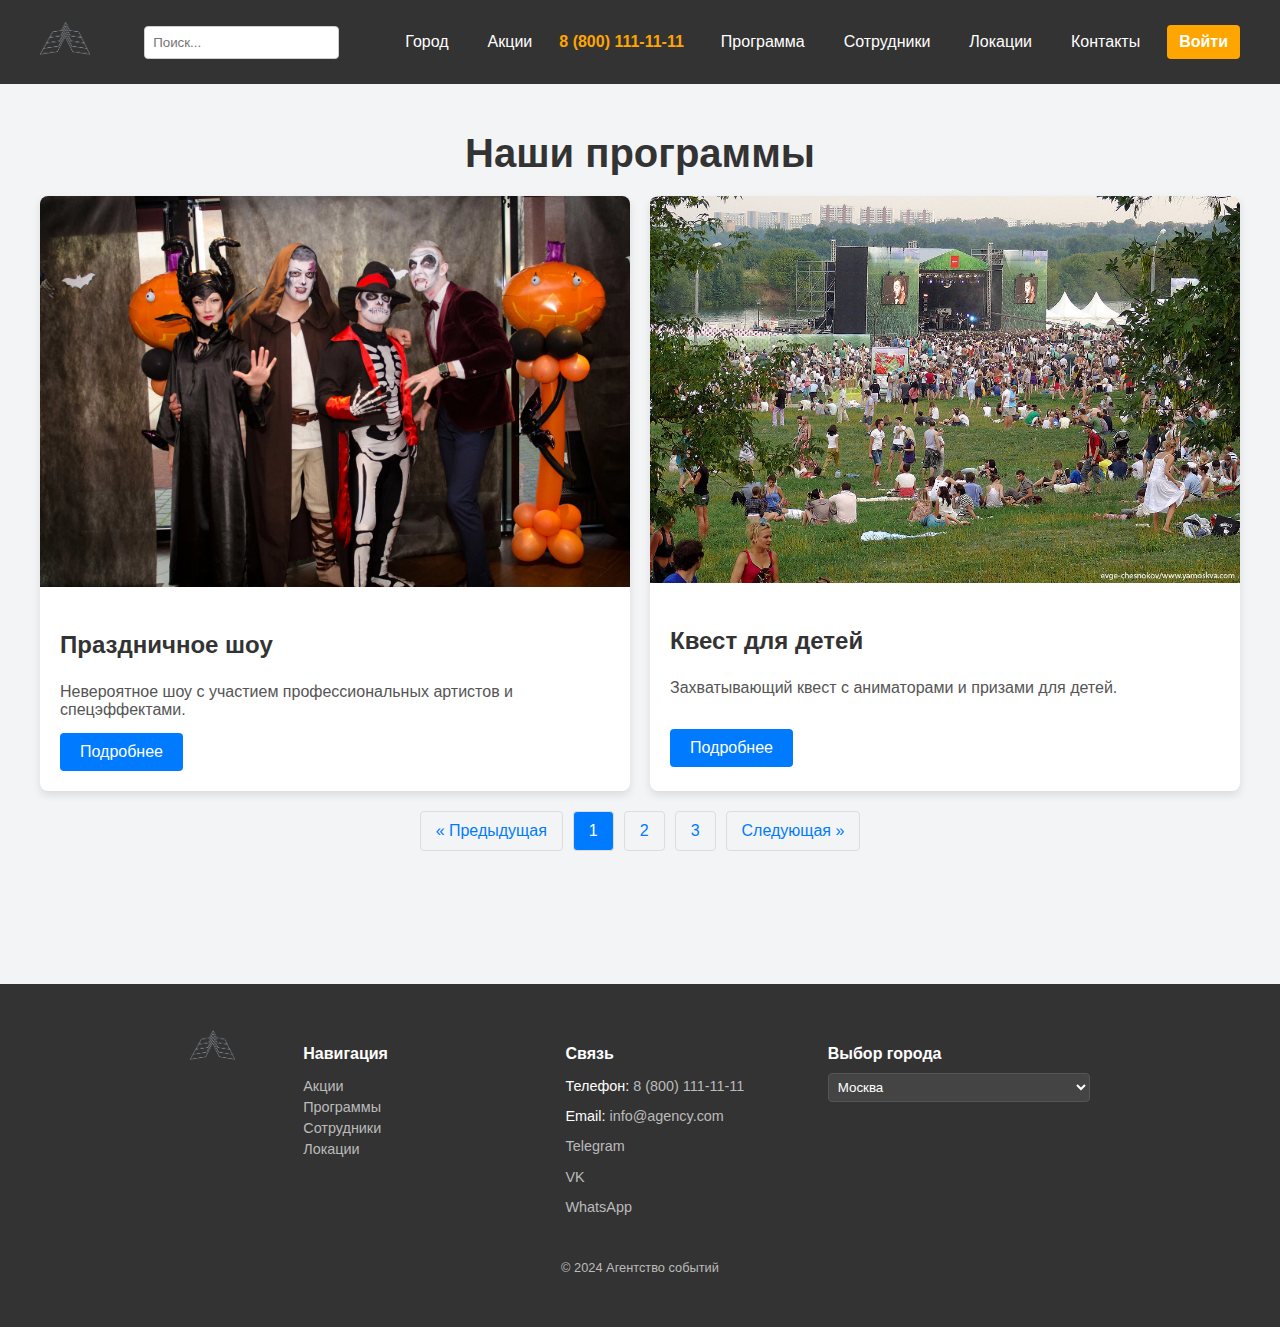
<file: programs.html>
<!DOCTYPE html>
<html lang="ru">
<head>
    <meta charset="UTF-8">
    <meta name="viewport" content="width=device-width, initial-scale=1.0">
    <title>Программы</title>
    <link rel="stylesheet" href="assets/css/programs.css">
    <link rel="stylesheet" href="assets/css/header.css">
    <link rel="stylesheet" href="assets/css/footer.css">
</head>
<body>

<header>
    <div class="header-container">
        <div class="logo">
            <a href="index.html"><img src="assets/images/logo.png" alt="Логотип компании"></a>
        </div>  
        <div class="search-bar">
            <input type="text" placeholder="Поиск...">
        </div>  
        <nav class="nav-menu">
            <div class="dropdown">
                <div class="dropbtn">Город</div>
                <div class="dropdown-content">
                    <a href="#">Москва</a>
                    <a href="#">Санкт-Петербург</a>
                    <a href="#">Нижний Новгород</a>
                </div>
            </div>  
            <a href="stocks.html">Акции</a>
            <p class="phone">8 (800) 111-11-11</p>
            <a href="programs.html">Программа</a>
            <a href="workers.html">Сотрудники</a>
            <a href="locations.html">Локации</a>
            <a href="contacts.html">Контакты</a>
            <a href="login.html" class="login">Войти</a>
        </nav>
    </div>
</header>

<section>
    <div class="programs-container">
        <h1>Наши программы</h1>
        <div class="programs-grid">
            <div class="program-card">
                <div class="program-image">
                    <img src="assets/images/events/event2.jpg" alt="Программа 1">
                </div>
                <div class="program-info">
                    <h3>Праздничное шоу</h3>
                    <p>Невероятное шоу с участием профессиональных артистов и спецэффектами.</p>
                    <a href="program1-details.html" class="details-button">Подробнее</a>
                </div>
            </div>
            <div class="program-card">
                <div class="program-image">
                    <img src="assets/images/events/event1.jpg" alt="Программа 2">
                </div>
                <div class="program-info">
                    <h3>Квест для детей</h3>
                    <p>Захватывающий квест с аниматорами и призами для детей.</p>
                    <a href="program2-details.html" class="details-button">Подробнее</a>
                </div>
            </div>
        </div>
        <div class="pagination">
            <a href="#">&laquo; Предыдущая</a>
            <a href="programs_page1.html" class="active">1</a>
            <a href="#">2</a>
            <a href="#">3</a>
            <a href="#">Следующая &raquo;</a>
        </div>
    </div>
</section>

<footer>
    <div class="footer-container">
        <div class="footer-logo">
            <a href="index.html"><img src="assets/images/logo.png" alt="Агентство событий" /></a>
        </div>
        <div class="footer-nav">
            <h4>Навигация</h4>
            <ul>
                <li><a href="stocks.html">Акции</a></li>
                <li><a href="programs.html">Программы</a></li>
                <li><a href="workers.html">Сотрудники</a></li>
                <li><a href="locations.html">Локации</a></li>
            </ul>
        </div>
        <div class="footer-contact">
            <h4>Связь</h4>
            <p>Телефон: <a href="tel:88001111111">8 (800) 111-11-11</a></p>
            <p>Email: <a href="mailto:info@agency.com">info@agency.com</a></p>
            <p><a href="https://t.me/agency">Telegram</a></p>
            <p><a href="https://vk.com/agency">VK</a></p>
            <p><a href="https://wa.me/88001111111">WhatsApp</a></p>
        </div>
        <div class="footer-city">
            <h4>Выбор города</h4>
            <select name="city">
                <option value="moscow">Москва</option>
                <option value="spb">Санкт-Петербург</option>
                <option value="nn">Нижний Новгород</option>
            </select>
        </div>
    </div>
    <div class="footer-end">
        <p>&copy; 2024 Агентство событий</p>
    </div>
</footer>

</body>
</html>
</file>
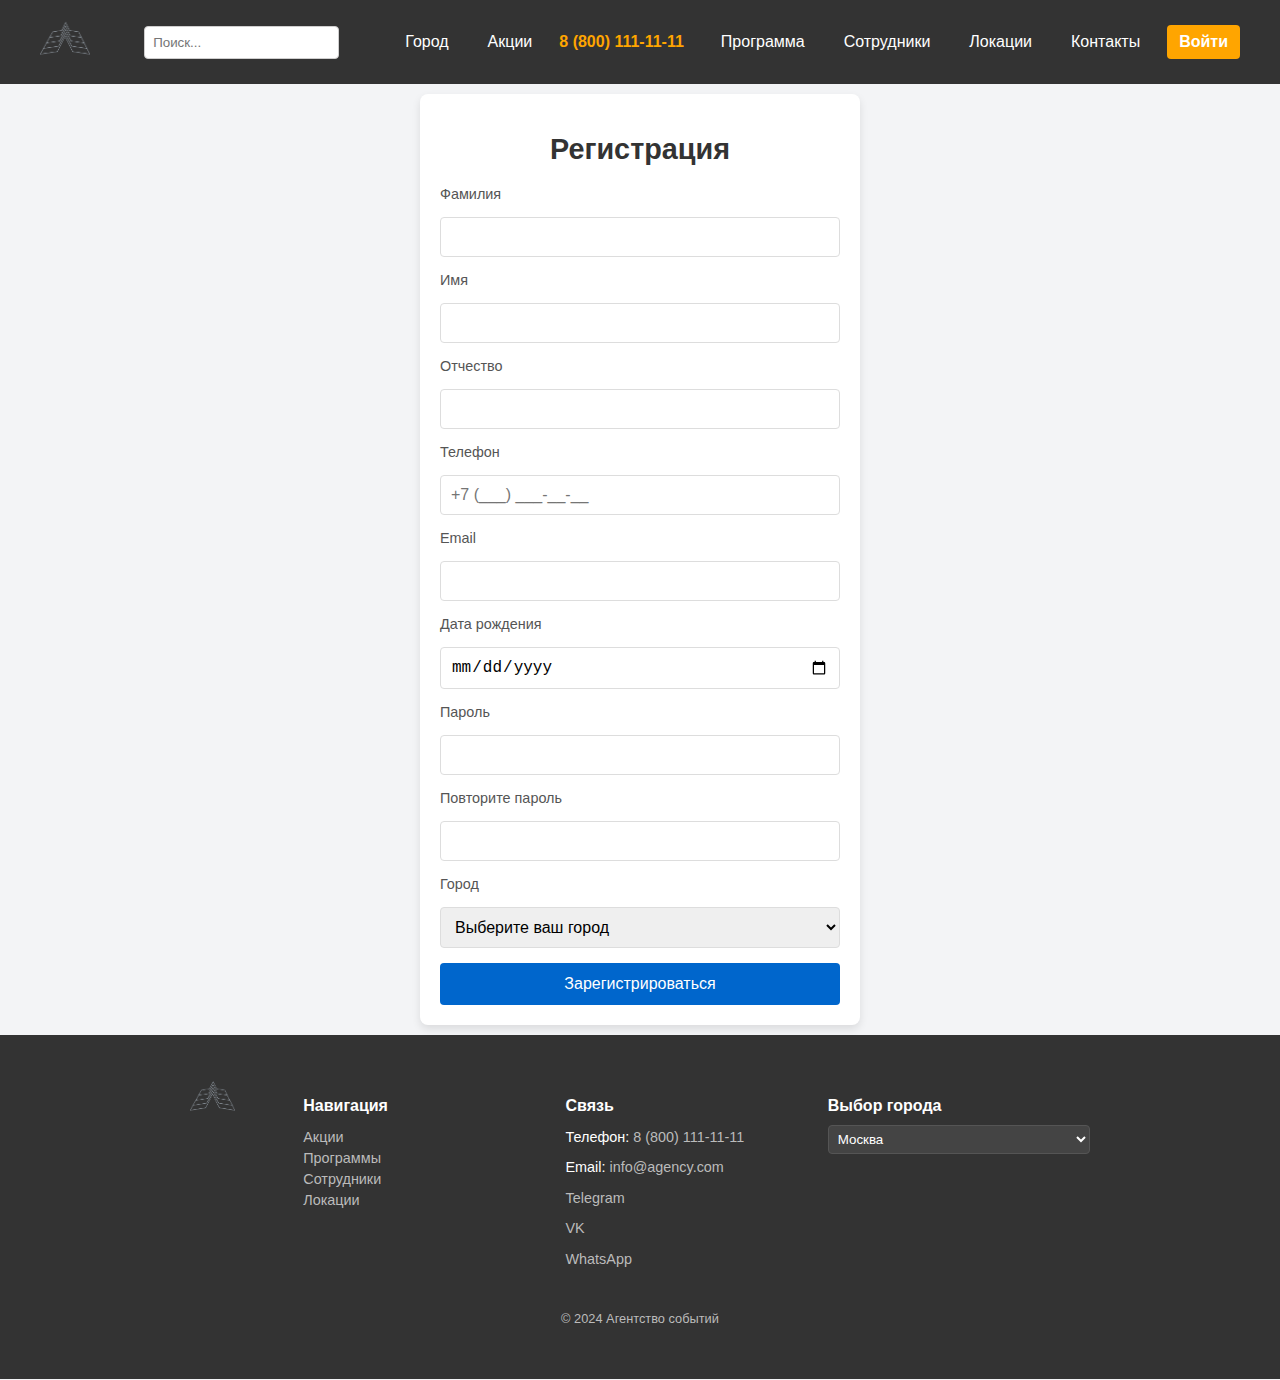
<file: register.html>
<!DOCTYPE html>
<html lang="ru">
<head>
    <meta charset="UTF-8">
    <meta name="viewport" content="width=device-width, initial-scale=1.0">
    <title>Регистрация</title>
    <link rel="stylesheet" href="assets/css/register.css">
    <link rel="stylesheet" href="assets/css/header.css">
    <link rel="stylesheet" href="assets/css/footer.css">
</head>
<body>

<header>
    <div class="header-container">
        <div class="logo">
            <a href="index.html"><img src="assets/images/logo.png" alt="Логотип компании"></a>
        </div>  
        <div class="search-bar">
            <input type="text" placeholder="Поиск...">
        </div>  
        <nav class="nav-menu">
            <div class="dropdown">
                <div class="dropbtn">Город</div>
                <div class="dropdown-content">
                    <a href="#">Москва</a>
                    <a href="#">Санкт-Петербург</a>
                    <a href="#">Нижний Новгород</a>
                </div>
            </div>  
            <a href="stocks.html">Акции</a>
            <p class="phone">8 (800) 111-11-11</p>
            <a href="programs.html">Программа</a>
            <a href="workers.html">Сотрудники</a>
            <a href="locations.html">Локации</a>
            <a href="contacts.html">Контакты</a>
            <a href="login.html" class="login">Войти</a>
        </nav>
    </div>
</header>

<section>
    <div class="registration-container">
        <h1>Регистрация</h1>
        <form action="register.html" method="post" class="registration-form">
            <label for="surname">Фамилия</label>
            <input type="text" name="surname" required>
            <label for="name">Имя</label>
            <input type="text" name="name" required>
            <label for="patronymic">Отчество</label>
            <input type="text" name="patronymic" required>
            <label for="phone">Телефон</label>
            <input type="tel" name="phone" placeholder="+7 (___) ___-__-__" required>
            <label for="email">Email</label>
            <input type="email" name="email" required>
            <label for="birthdate">Дата рождения</label>
            <input type="date" name="birthdate" required>
            <label for="password">Пароль</label>
            <input type="password" name="password" required>
            <label for="confirm-password">Повторите пароль</label>
            <input type="password" name="confirm_password" required>
            <label for="city">Город</label>
            <select name="city" required>
                <option value="">Выберите ваш город</option>
                <option value="moscow">Москва</option>
                <option value="spb">Санкт-Петербург</option>
                <option value="nn">Нижний Новгород</option>
            </select>
            <button type="submit" class="register-button">Зарегистрироваться</button>
        </form>
    </div>
</section>

<footer>
    <div class="footer-container">
        <div class="footer-logo">
            <a href="index.html"><img src="assets/images/logo.png" alt="Агентство событий" /></a>
        </div>
        <div class="footer-nav">
            <h4>Навигация</h4>
            <ul>
                <li><a href="stocks.html">Акции</a></li>
                <li><a href="programs.html">Программы</a></li>
                <li><a href="workers.html">Сотрудники</a></li>
                <li><a href="locations.html">Локации</a></li>
            </ul>
        </div>
        <div class="footer-contact">
            <h4>Связь</h4>
            <p>Телефон: <a href="tel:88001111111">8 (800) 111-11-11</a></p>
            <p>Email: <a href="mailto:info@agency.com">info@agency.com</a></p>
            <p><a href="https://t.me/agency">Telegram</a></p>
            <p><a href="https://vk.com/agency">VK</a></p>
            <p><a href="https://wa.me/88001111111">WhatsApp</a></p>
        </div>
        <div class="footer-city">
            <h4>Выбор города</h4>
            <select name="city">
                <option value="moscow">Москва</option>
                <option value="spb">Санкт-Петербург</option>
                <option value="nn">Нижний Новгород</option>
            </select>
        </div>
    </div>
    <div class="footer-end">
        <p>&copy; 2024 Агентство событий</p>
    </div>
</footer>

</body>
</html>
</file>
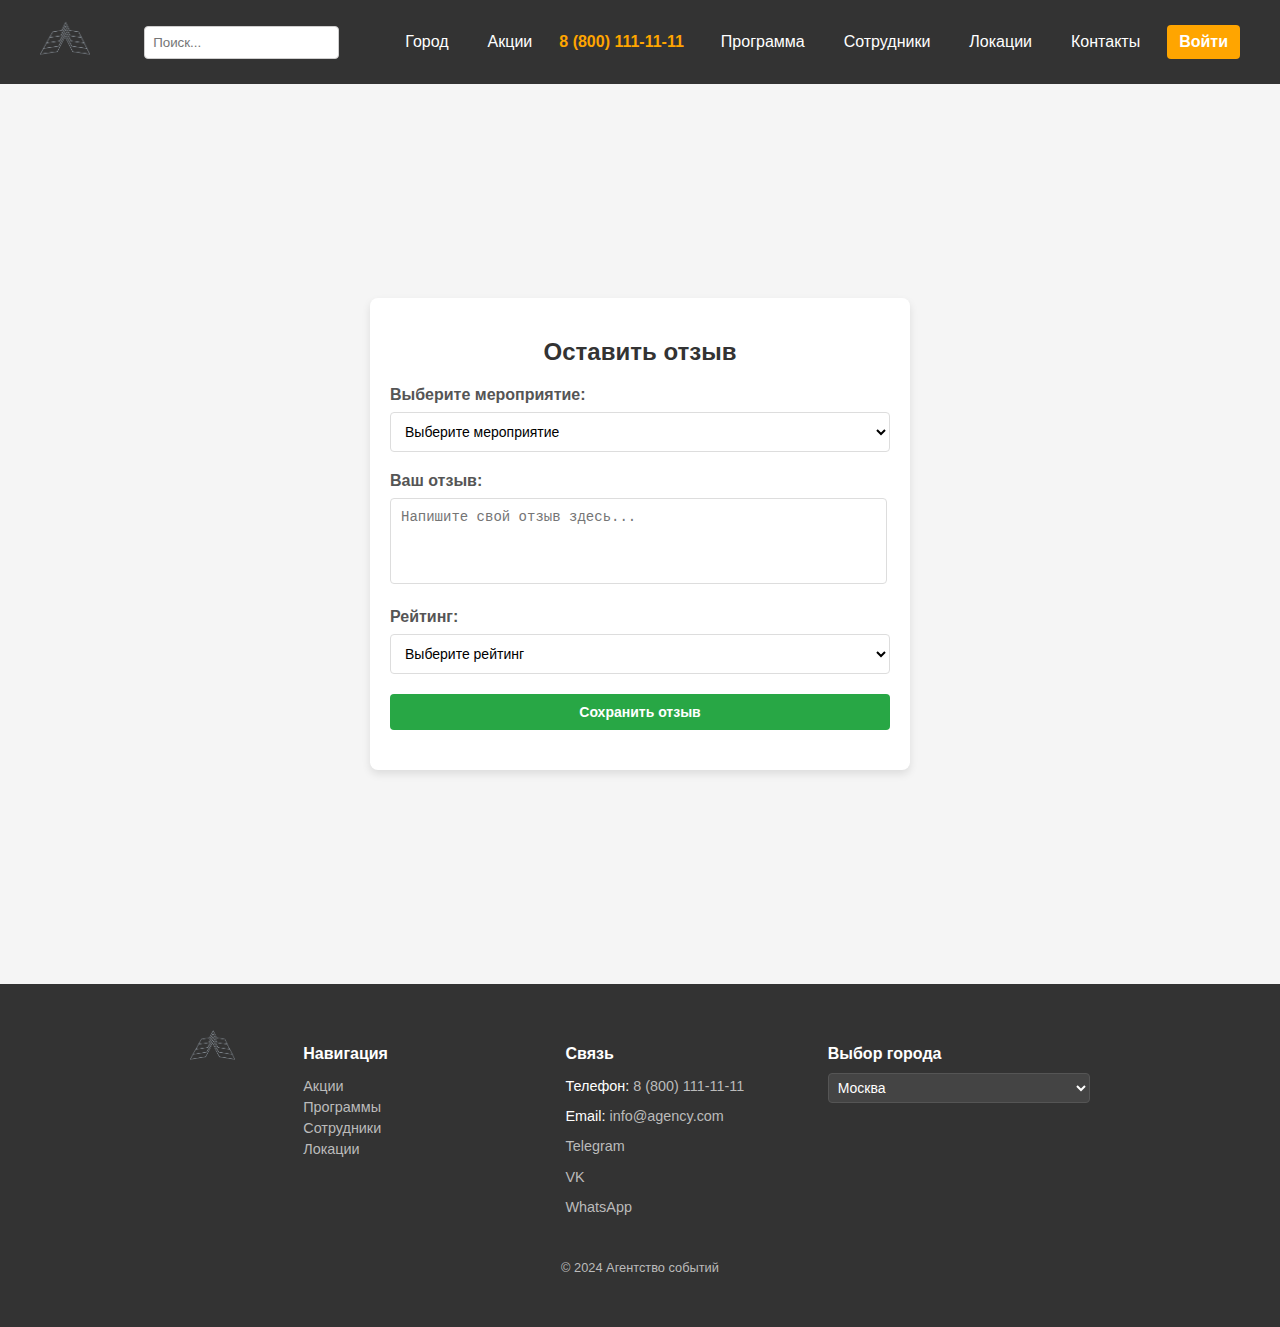
<file: reviews.html>
<!DOCTYPE html>
<html lang="ru">
<head>
    <meta charset="UTF-8">
    <meta name="viewport" content="width=device-width, initial-scale=1.0">
    <title>Создать отзыв</title>
    <link rel="stylesheet" href="assets/css/reviews.css">
    <link rel="stylesheet" href="assets/css/header.css">
    <link rel="stylesheet" href="assets/css/footer.css">
</head>
<body>

<header>
    <div class="header-container">
        <div class="logo">
            <a href="index.html"><img src="assets/images/logo.png" alt="Логотип компании"></a>
        </div>  
        <div class="search-bar">
            <input type="text" placeholder="Поиск...">
        </div>  
        <nav class="nav-menu">
            <div class="dropdown">
                <div class="dropbtn">Город</div>
                <div class="dropdown-content">
                    <a href="#">Москва</a>
                    <a href="#">Санкт-Петербург</a>
                    <a href="#">Нижний Новгород</a>
                </div>
            </div>  
            <a href="stocks.html">Акции</a>
            <p class="phone">8 (800) 111-11-11</p>
            <a href="programs.html">Программа</a>
            <a href="workers.html">Сотрудники</a>
            <a href="locations.html">Локации</a>
            <a href="contacts.html">Контакты</a>
            <a href="login.html" class="login">Войти</a>
        </nav>
    </div>
</header>

<section>
    <div class="review-container">
        <h2>Оставить отзыв</h2>
        <form action="review" method="post">
            <label for="event">Выберите мероприятие:</label>
            <select name="event" required>
                <option value="">Выберите мероприятие</option>
                <option value="event1">Корпоратив</option>
                <option value="event2">День рождения</option>
                <option value="event3">Свадьба</option>
            </select>
            <label for="review">Ваш отзыв:</label>
            <textarea name="review" rows="4" required placeholder="Напишите свой отзыв здесь..."></textarea>
            <label for="rating">Рейтинг:</label>
            <select name="rating" required>
                <option value="">Выберите рейтинг</option>
                <option value="5">5 - Отлично</option>
                <option value="4">4 - Хорошо</option>
                <option value="3">3 - Средне</option>
                <option value="2">2 - Плохо</option>
                <option value="1">1 - Очень плохо</option>
            </select>
            <button type="submit">Сохранить отзыв</button>
        </form>
    </div>
</section>

<footer>
    <div class="footer-container">
        <div class="footer-logo">
            <a href="index.html"><img src="assets/images/logo.png" alt="Агентство событий" /></a>
        </div>
        <div class="footer-nav">
            <h4>Навигация</h4>
            <ul>
                <li><a href="stocks.html">Акции</a></li>
                <li><a href="programs.html">Программы</a></li>
                <li><a href="workers.html">Сотрудники</a></li>
                <li><a href="locations.html">Локации</a></li>
            </ul>
        </div>
        <div class="footer-contact">
            <h4>Связь</h4>
            <p>Телефон: <a href="tel:88001111111">8 (800) 111-11-11</a></p>
            <p>Email: <a href="mailto:info@agency.com">info@agency.com</a></p>
            <p><a href="https://t.me/agency">Telegram</a></p>
            <p><a href="https://vk.com/agency">VK</a></p>
            <p><a href="https://wa.me/88001111111">WhatsApp</a></p>
        </div>
        <div class="footer-city">
            <h4>Выбор города</h4>
            <select name="city">
                <option value="moscow">Москва</option>
                <option value="spb">Санкт-Петербург</option>
                <option value="nn">Нижний Новгород</option>
            </select>
        </div>
    </div>
    <div class="footer-end">
        <p>&copy; 2024 Агентство событий</p>
    </div>
</footer>

</body>
</html>
</file>
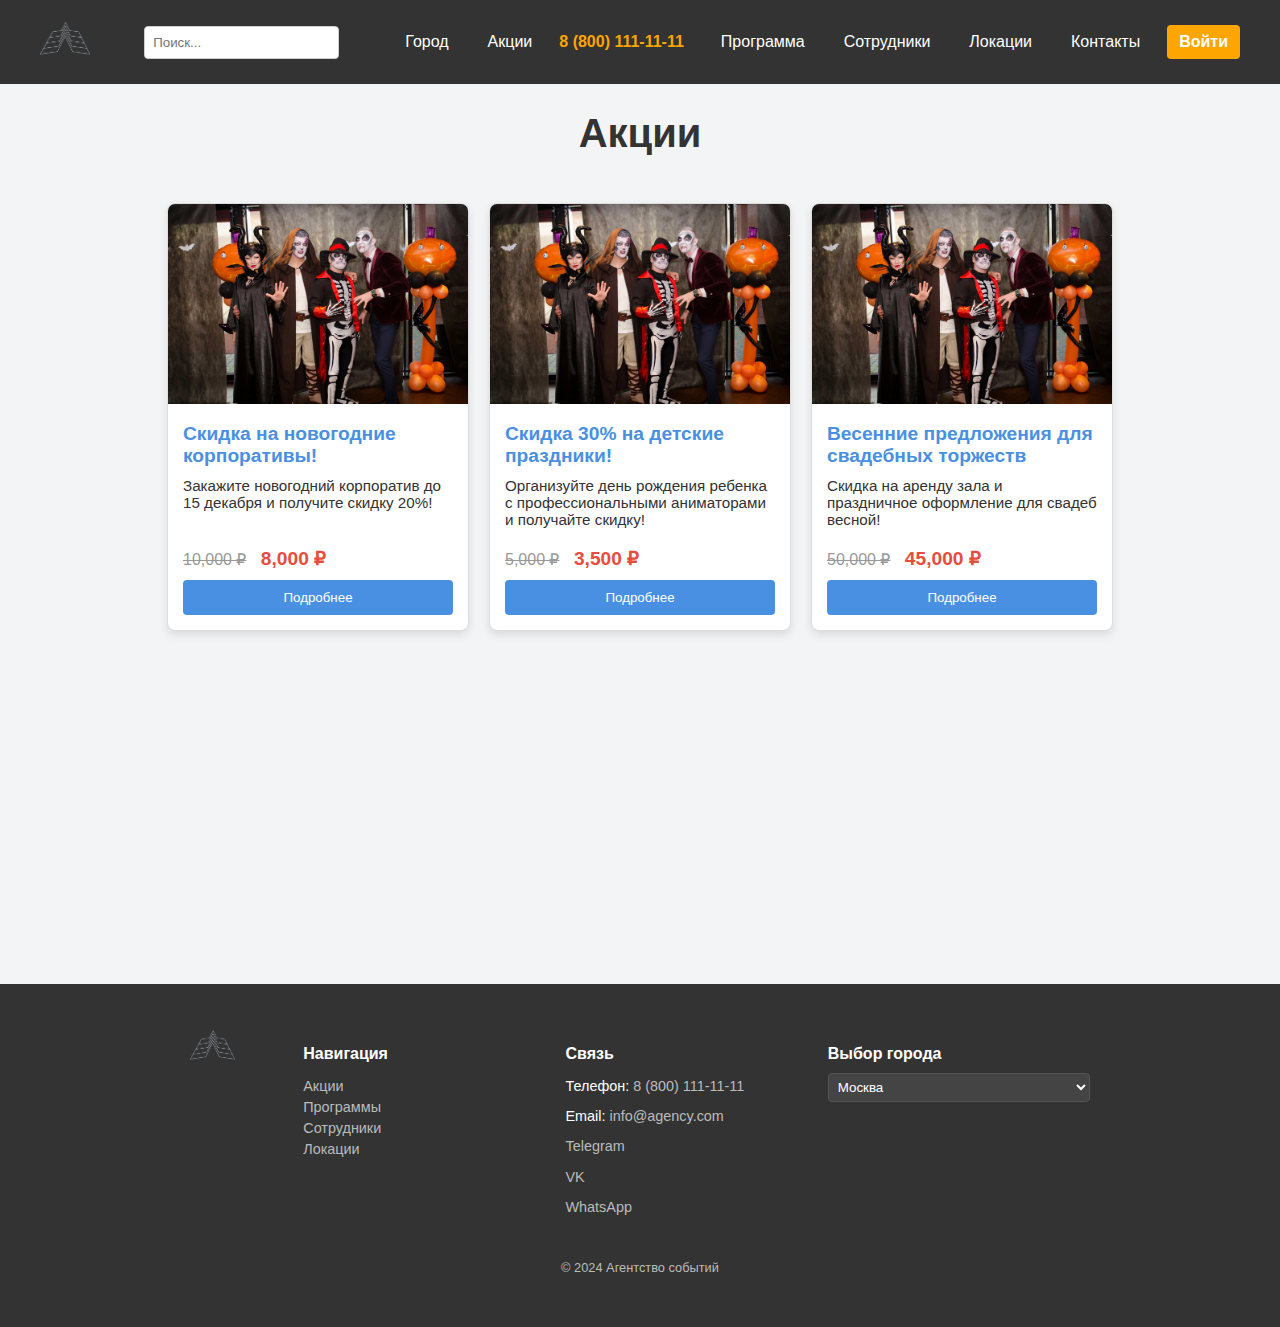
<file: stocks.html>
<!DOCTYPE html>
<html lang="ru">
<head>
    <meta charset="UTF-8">
    <meta name="viewport" content="width=device-width, initial-scale=1.0">
    <title>Акции</title>
    <link rel="stylesheet" href="assets/css/stocks.css">
    <link rel="stylesheet" href="assets/css/header.css">
    <link rel="stylesheet" href="assets/css/footer.css">
</head>
<body>

<header>
    <div class="header-container">
        <div class="logo">
            <a href="index.html"><img src="assets/images/logo.png" alt="Логотип компании"></a>
        </div>  
        <div class="search-bar">
            <input type="text" placeholder="Поиск...">
        </div>  
        <nav class="nav-menu">
            <div class="dropdown">
                <div class="dropbtn">Город</div>
                <div class="dropdown-content">
                    <a href="#">Москва</a>
                    <a href="#">Санкт-Петербург</a>
                    <a href="#">Нижний Новгород</a>
                </div>
            </div>  
            <a href="stocks.html">Акции</a>
            <p class="phone">8 (800) 111-11-11</p>
            <a href="programs.html">Программа</a>
            <a href="workers.html">Сотрудники</a>
            <a href="locations.html">Локации</a>
            <a href="contacts.html">Контакты</a>
            <a href="login.html" class="login">Войти</a>
        </nav>
    </div>
</header>

<section>
    <h1>Акции</h1>
    <div class="stocks-container">
        <div class="stock-card">
            <img src="assets/images/events/event2.jpg" alt="Изображение акции 1">
            <div class="stock-info">
                <h2>Скидка на новогодние корпоративы!</h2>
                <p>Закажите новогодний корпоратив до 15 декабря и получите скидку 20%!</p>
                <div class="price-info">
                    <span class="old-price">10,000 ₽</span>
                    <span class="new-price">8,000 ₽</span>
                </div>
                <button class="details-button">Подробнее</button>
            </div>
        </div>
        <div class="stock-card">
            <img src="assets/images/events/event2.jpg" alt="Изображение акции 2">
            <div class="stock-info">
                <h2>Скидка 30% на детские праздники!</h2>
                <p>Организуйте день рождения ребенка с профессиональными аниматорами и получайте скидку!</p>
                <div class="price-info">
                    <span class="old-price">5,000 ₽</span>
                    <span class="new-price">3,500 ₽</span>
                </div>
                <button class="details-button">Подробнее</button>
            </div>
        </div>
        <div class="stock-card">
            <img src="assets/images/events/event2.jpg" alt="Изображение акции 3">
            <div class="stock-info">
                <h2>Весенние предложения для свадебных торжеств</h2>
                <p>Скидка на аренду зала и праздничное оформление для свадеб весной!</p>
                <div class="price-info">
                    <span class="old-price">50,000 ₽</span>
                    <span class="new-price">45,000 ₽</span>
                </div>
                <button class="details-button">Подробнее</button>
            </div>
        </div>
    </div>
</section>

<footer>
    <div class="footer-container">
        <div class="footer-logo">
            <a href="index.html"><img src="assets/images/logo.png" alt="Агентство событий" /></a>
        </div>
        <div class="footer-nav">
            <h4>Навигация</h4>
            <ul>
                <li><a href="stocks.html">Акции</a></li>
                <li><a href="programs.html">Программы</a></li>
                <li><a href="workers.html">Сотрудники</a></li>
                <li><a href="locations.html">Локации</a></li>
            </ul>
        </div>
        <div class="footer-contact">
            <h4>Связь</h4>
            <p>Телефон: <a href="tel:88001111111">8 (800) 111-11-11</a></p>
            <p>Email: <a href="mailto:info@agency.com">info@agency.com</a></p>
            <p><a href="https://t.me/agency">Telegram</a></p>
            <p><a href="https://vk.com/agency">VK</a></p>
            <p><a href="https://wa.me/88001111111">WhatsApp</a></p>
        </div>
        <div class="footer-city">
            <h4>Выбор города</h4>
            <select name="city">
                <option value="moscow">Москва</option>
                <option value="spb">Санкт-Петербург</option>
                <option value="nn">Нижний Новгород</option>
            </select>
        </div>
    </div>
    <div class="footer-end">
        <p>&copy; 2024 Агентство событий</p>
    </div>
</footer>

</body>
</html>
</file>
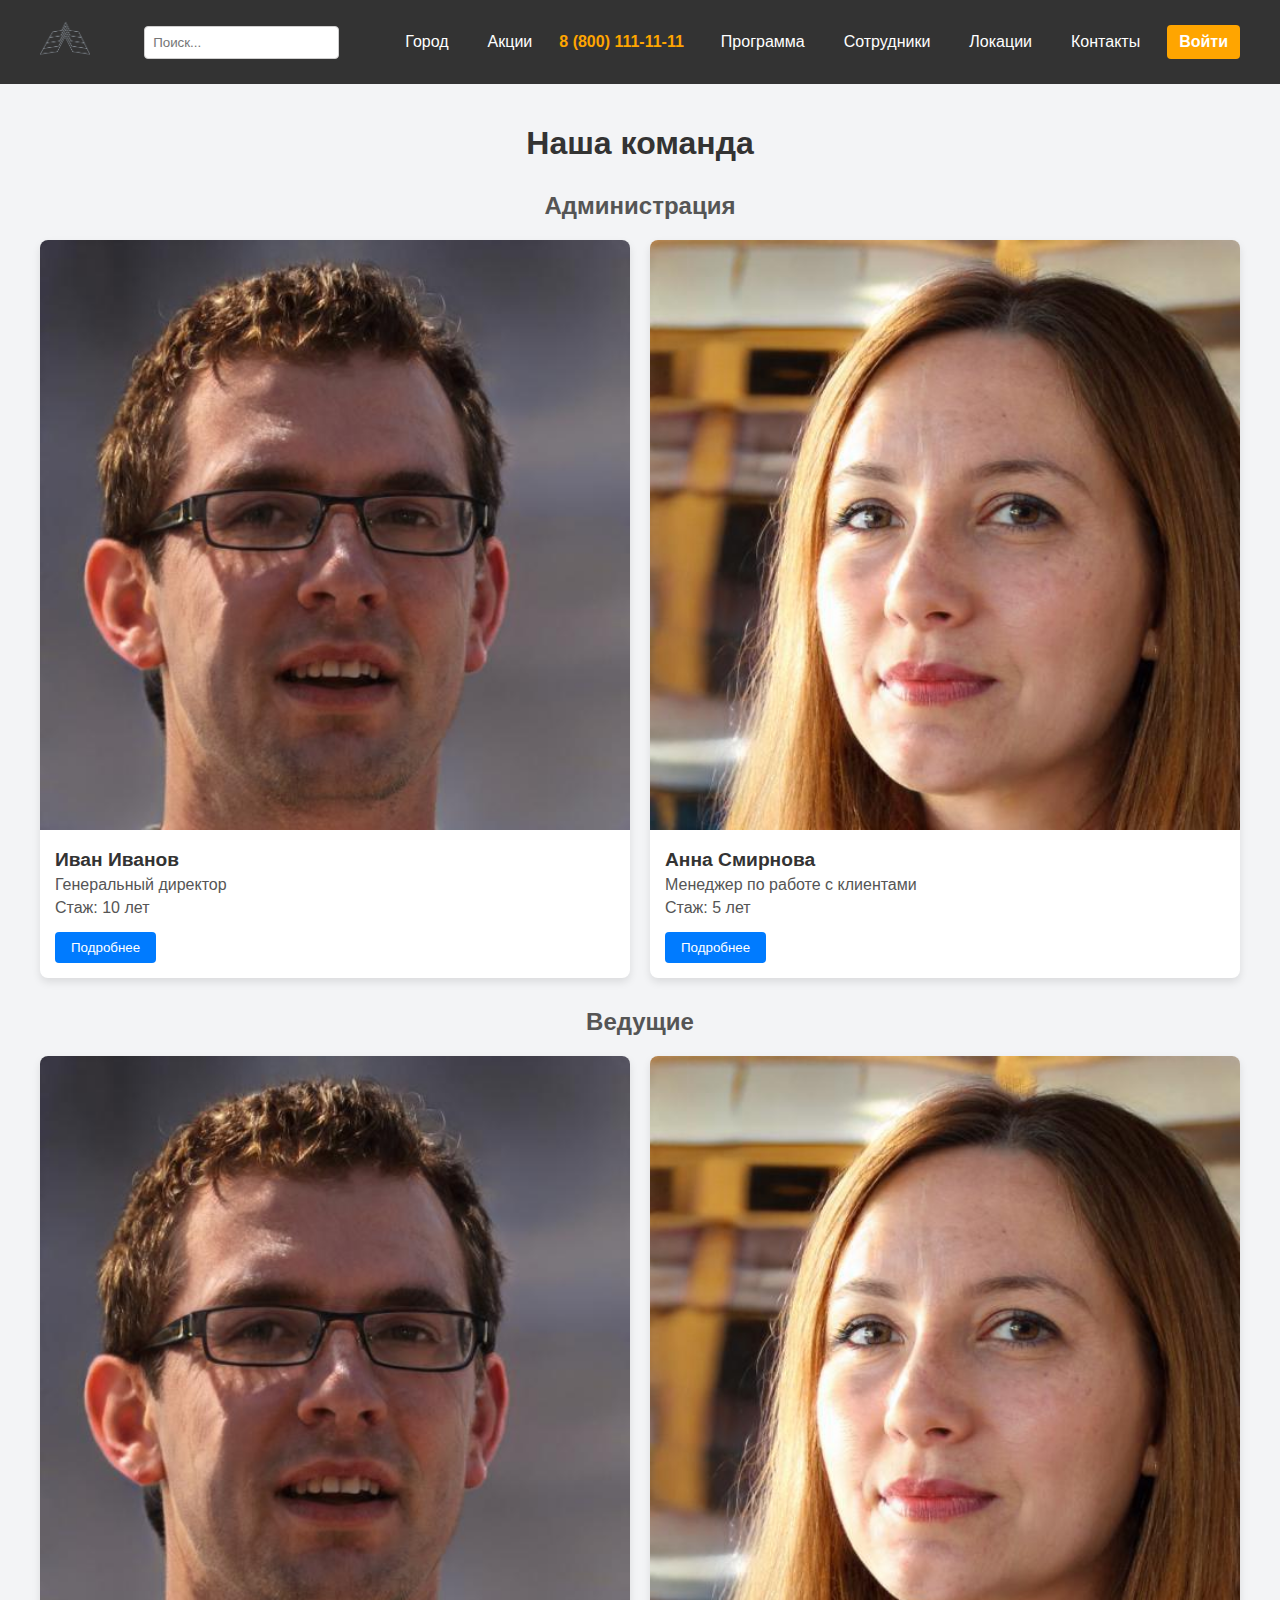
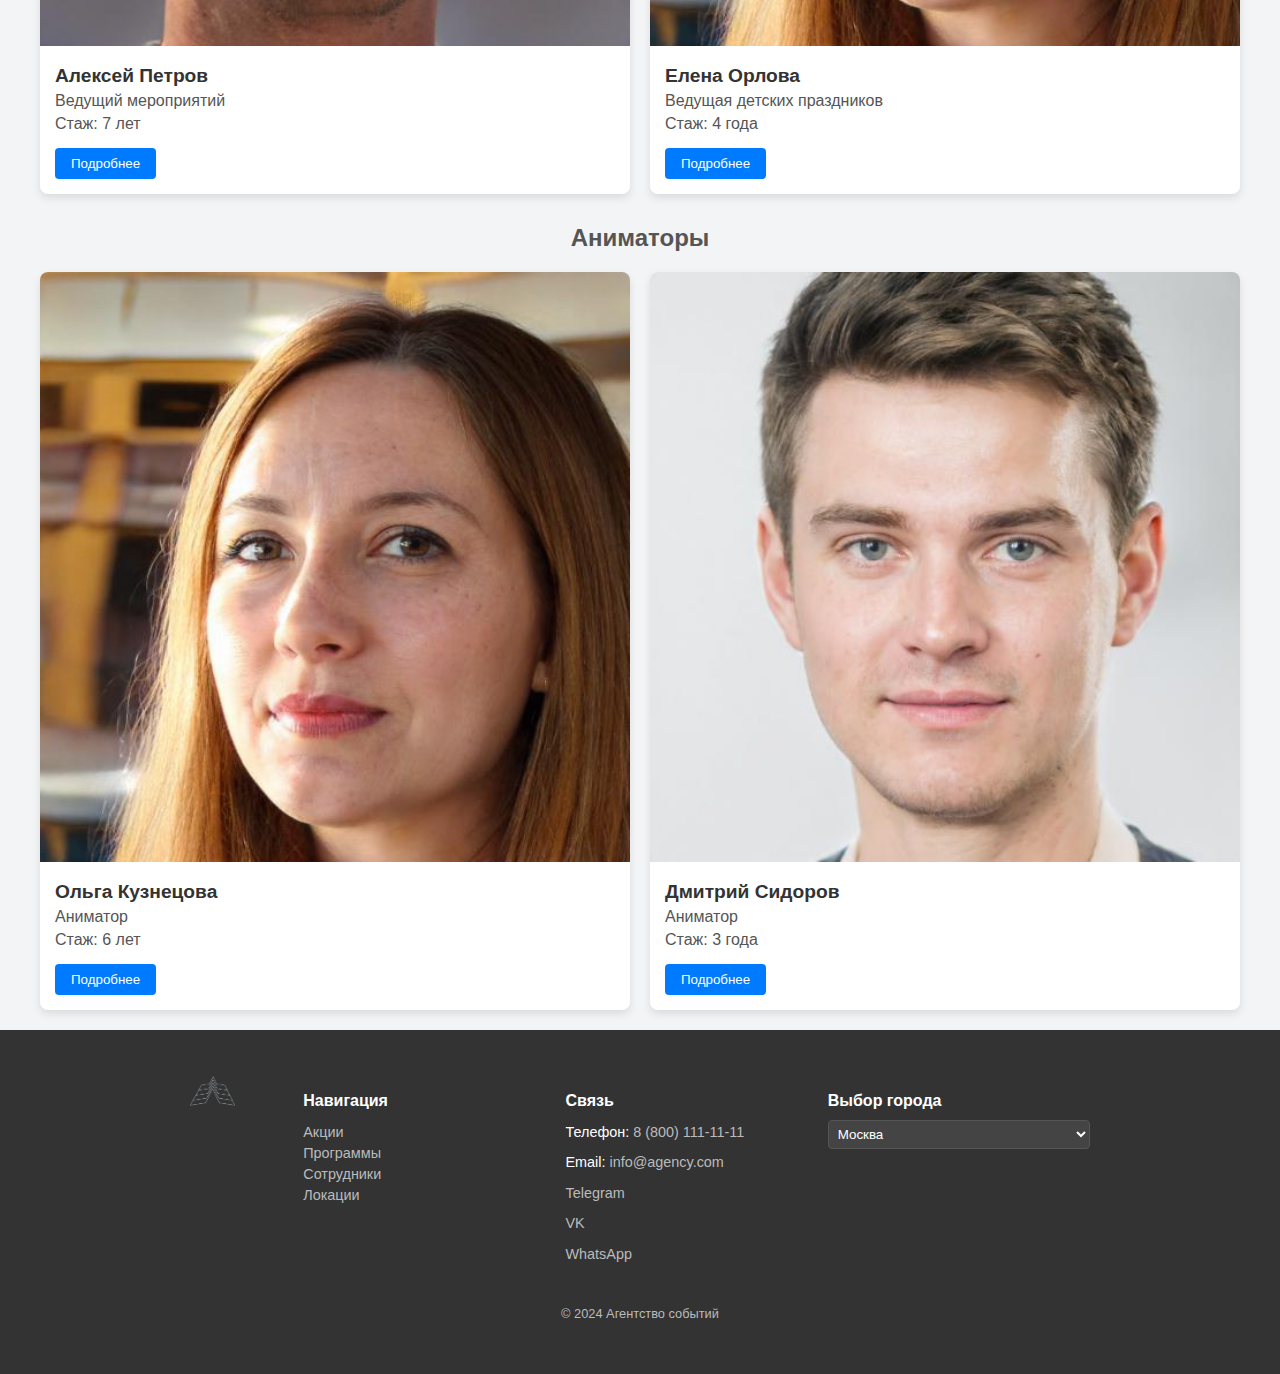
<file: workers.html>
<!DOCTYPE html>
<html lang="ru">
<head>
    <meta charset="UTF-8">
    <meta name="viewport" content="width=device-width, initial-scale=1.0">
    <title>Сотрудники</title>
    <link rel="stylesheet" href="assets/css/workers.css">
    <link rel="stylesheet" href="assets/css/header.css">
    <link rel="stylesheet" href="assets/css/footer.css">
</head>
<body>

<header>
    <div class="header-container">
        <div class="logo">
            <a href="index.html"><img src="assets/images/logo.png" alt="Логотип компании"></a>
        </div>  
        <div class="search-bar">
            <input type="text" placeholder="Поиск...">
        </div>  
        <nav class="nav-menu">
            <div class="dropdown">
                <div class="dropbtn">Город</div>
                <div class="dropdown-content">
                    <a href="#">Москва</a>
                    <a href="#">Санкт-Петербург</a>
                    <a href="#">Нижний Новгород</a>
                </div>
            </div>  
            <a href="stocks.html">Акции</a>
            <p class="phone">8 (800) 111-11-11</p>
            <a href="programs.html">Программа</a>
            <a href="workers.html">Сотрудники</a>
            <a href="locations.html">Локации</a>
            <a href="contacts.html">Контакты</a>
            <a href="login.html" class="login">Войти</a>
        </nav>
    </div>
</header>

<section>
    <div class="workers-container">
        <h1>Наша команда</h1>
        <div class="workers-section">
            <h2>Администрация</h2>
            <div class="workers">
                <div class="worker-card">
                    <img src="assets/images/employee/employee1.jpg" alt="Администратор 1" class="worker-image">
                    <div class="worker-info">
                        <h3>Иван Иванов</h3>
                        <p>Генеральный директор</p>
                        <p>Стаж: 10 лет</p>
                        <button class="details">Подробнее</button>
                    </div>
                </div>
                <div class="worker-card">
                    <img src="assets/images/employee/employee2.jpg" alt="Администратор 2" class="worker-image">
                    <div class="worker-info">
                        <h3>Анна Смирнова</h3>
                        <p>Менеджер по работе с клиентами</p>
                        <p>Стаж: 5 лет</p>
                        <button class="details">Подробнее</button>
                    </div>
                </div>
            </div>
        </div>
        <div class="workers-section">
            <h2>Ведущие</h2>
            <div class="workers">
                <div class="worker-card">
                    <img src="assets/images/employee/employee1.jpg" alt="Ведущий 1" class="worker-image">
                    <div class="worker-info">
                        <h3>Алексей Петров</h3>
                        <p>Ведущий мероприятий</p>
                        <p>Стаж: 7 лет</p>
                        <button class="details">Подробнее</button>
                    </div>
                </div>
                <div class="worker-card">
                    <img src="assets/images/employee/employee2.jpg" alt="Ведущий 2" class="worker-image">
                    <div class="worker-info">
                        <h3>Елена Орлова</h3>
                        <p>Ведущая детских праздников</p>
                        <p>Стаж: 4 года</p>
                        <button class="details">Подробнее</button>
                    </div>
                </div>
            </div>
        </div>
        <div class="workers-section">
            <h2>Аниматоры</h2>
            <div class="workers">
                <div class="worker-card">
                    <img src="assets/images/employee/employee2.jpg" alt="Аниматор 1" class="worker-image">
                    <div class="worker-info">
                        <h3>Ольга Кузнецова</h3>
                        <p>Аниматор</p>
                        <p>Стаж: 6 лет</p>
                        <button class="details">Подробнее</button>
                    </div>
                </div>
                <div class="worker-card">
                    <img src="assets/images/employee/employee3.jpg" alt="Аниматор 2" class="worker-image">
                    <div class="worker-info">
                        <h3>Дмитрий Сидоров</h3>
                        <p>Аниматор</p>
                        <p>Стаж: 3 года</p>
                        <button class="details">Подробнее</button>
                    </div>
                </div>
            </div>
        </div>
    </div>
</section>

<footer>
    <div class="footer-container">
        <div class="footer-logo">
            <a href="index.html"><img src="assets/images/logo.png" alt="Агентство событий" /></a>
        </div>
        <div class="footer-nav">
            <h4>Навигация</h4>
            <ul>
                <li><a href="stocks.html">Акции</a></li>
                <li><a href="programs.html">Программы</a></li>
                <li><a href="workers.html">Сотрудники</a></li>
                <li><a href="locations.html">Локации</a></li>
            </ul>
        </div>
        <div class="footer-contact">
            <h4>Связь</h4>
            <p>Телефон: <a href="tel:88001111111">8 (800) 111-11-11</a></p>
            <p>Email: <a href="mailto:info@agency.com">info@agency.com</a></p>
            <p><a href="https://t.me/agency">Telegram</a></p>
            <p><a href="https://vk.com/agency">VK</a></p>
            <p><a href="https://wa.me/88001111111">WhatsApp</a></p>
        </div>
        <div class="footer-city">
            <h4>Выбор города</h4>
            <select name="city">
                <option value="moscow">Москва</option>
                <option value="spb">Санкт-Петербург</option>
                <option value="nn">Нижний Новгород</option>
            </select>
        </div>
    </div>
    <div class="footer-end">
        <p>&copy; 2024 Агентство событий</p>
    </div>
</footer>

</body>
</html>
</file>
<file: assets/css/index.css>
body {
  font-family: Arial, sans-serif;
  margin: 0;
  padding: 0;
  background-color: #f3f4f6; 
}

h2 {
  font-size: 2.5rem;
  color: #333;
  text-align: center;
}

/* --------Ближайшие события-------- */
.slider{
  display: flex;
}

.slider-container {  
  margin: 0 auto;
  margin-bottom: 20px;
}

.slide{
  display: flex;
  gap: 20px;
}

.slid{  
  border-radius: 15px;
  background-color: rgb(226, 226, 224);
  margin:10px auto;
  padding:20px;
  width:350px;
}

.slide-text{
  background-color: #ffffff;
  border-radius: 5px;
  padding:20px;
}

.slide-text h3 {
  font-size: 1.5rem;
  color: #002f6c;
  text-align: center;
}

.slide img {
  border-radius: 5px;
  width: 350px;
  height: 450px;
  object-fit: cover;
}

.event--button{
  text-align: center;
}

.event--button button {
  background-color: #4a90e2;
  color: #fff;
  padding: 10px 20px;
  border: none;
  border-radius: 4px;
  cursor: pointer;
  font-size: 1rem;
  transition: background-color 0.3s, transform 0.3s;
}

.event--button button:hover {
  background-color: #45A049;
  transform: scale(1.05);
}

/* --------Cчётчик событий-------- */
.event-counter {
  background-color: #002F6C;
  color: #ffffff;
  padding: 10px;
  text-align: center;
}

.event-counter h3{
  font-size: 1.5rem;
  text-align: center;
  color: #ffffff;
}

/* --------Наша команда-------- */
.team {
  display: flex;
}

.team-container {  
  margin: 20px auto;
}

.team-container h3{
  text-align: left;
  font-size: 2rem;
  color: #333;
}

.team-member{
  /* gap: 10px; */
  display: flex;  
}

.person{
  background-color: rgb(209, 206, 206);
  width:auto;
  margin:10px;
  padding:20px;
  border-radius: 15px;  
}

.person img {
  border-radius: 6px;
  width: 400px;
  height: auto;
}

.more-person{
  margin:10px;
  background-color: rgb(209, 206, 206);
  width: 150px;
  display: flex;
  border-radius: 15px;
  text-decoration:none;
}

.more-person a{
  text-align: center;
  padding-top: 150%;
  color: #333;
  font-size: 1.5rem;
}




/* --------Наши услуги-------- */
.services {
  display: flex;
  padding: 35px;
  text-align: center;
}

.services-container {  
  margin: 20px auto;
}

.services-container h2{
  font-size: 2.5rem;
  color: #333;
}

.service-card {
  margin:0 auto;
  display: flex;
  border-radius: 15px;
  background-color: rgb(226, 226, 225);
}

.service-card-- {
  margin:10px;
  padding:20px;
  width:350px;
  word-wrap: normal;
  text-align: center;
}

.service-card div img{  
  border-radius: 5px;
  height: auto;
  width: 300px;
  height: 450px;
  object-fit: cover;
  transition: transform 0.3s;
}

.service-card--:hover img{  
  border-radius: 5px;
  height: auto;
  width: 300px;
  height: 450px;
  object-fit: cover;
  transform: scale(1.05);
}

/* --------Наши мероприятия-------- */
.events-gallery {
  padding: 25px;
}

.gallery-container {
  padding: 7px;
  display: grid;
  grid-template-columns: repeat(auto-fit, minmax(200px, 1fr));
  gap: 15px;
}

.gallery-item {
  overflow: hidden;
}

.gallery-item img {
  width: 100%;
  height: auto;
  transition: transform 0.3s;
}

.gallery-item img:hover {
  transform: scale(1.1); 
}

/* --------Обратная связь-------- */
.contact-form form {
  display: flex;
  flex-direction: column;
  gap: 10px;
}

div.gallery-item{
  margin:0 auto;
  display: flex;
}

.gallery-item--{
  margin:0 auto;
}

.gallery-item-- img {
  width: 50px;
  height: auto;
}

.footer-nav{
  display: flex;
  display:inline-block;
}

.contact-form{
  max-width: 500px;
  padding: 20px;
}

.service-card{
  margin:0 auto;
  display: flex;
}

.service-card--{
  margin:0 auto;
  color: black;
  text-decoration: none;
}

.contact-info{
  display: flex;
  display:inline-block;
}

/* --------Наши локации-------- */
.locations {
  padding: 50px;
  text-align: center;
}

.locations-container {
  display: grid;
  grid-template-columns: repeat(auto-fit, minmax(250px, 1fr));
  gap: 20px;
  justify-content: center;
  padding: 25px;
}

.location-card {
  background-color: #fff;
  border-radius: 8px;
  overflow: hidden;
  border: 1px solid #565857;
  transition: transform 0.3s;
}

.location-card:hover {
  transform: translateY(-5px);
}

.location-card img {
  width: 100%;
  /* max-height: 375px; */
  height: auto;
  /* display: block; */
}

.location-info {
  padding: 15px;
  text-align: left;
}

.location-info h3 {
  font-size: 1.5rem;
  text-align: left;
  color: #333;
  margin-bottom: 5px;
}

.location-info p {
  color: #666;
  font-size: 1rem;
}

/* --------Этапы работы и Обратная связь-------- */
.work-steps-and-contact {
  display: flex;
  gap: 30px;
  padding: 40px;  
}

.container-work-steps-and-contact{
  margin:0 auto;
  padding: 20px;
  border-radius: 8px;
  border: 1px solid #565857;
  transition: transform 0.3s;
}

.container-work-steps-and-contact:hover {
  transform: translateY(-5px);
}

.work-steps {
  width: 500px;
  height: 260px;
  padding: 20px;
}

.work-steps h2 {
  font-size: 1.8rem;
  margin-bottom: 15px;
}

.work-steps ol {
  list-style: decimal inside;
  padding: 0;
}

.work-steps li {
  font-size: 1rem;
  color: #666;
  margin-bottom: 10px;
}

.contact-form {
  border-radius: 5px;
  flex: 1 1 40%;
  background-color: #fff;
  padding: 20px;
}

.contact-form h2 {
  font-size: 1.8rem;
}

.contact-form label {
  font-size: 1rem;
  color: #333;
  display: block;
}
.contact-form p {
  font-size: 1rem;
  color: #333;
  display: block;
  margin-bottom: 5px;
}

.contact-form input[type="text"],
.contact-form input[type="tel"],
.contact-form textarea {
  font-size: 1rem;
  resize: none;
  width: 100%;
  padding: 10px;
  border: 1px solid #ddd;
  border-radius: 4px;
}

.budget-options {
  display: flex;
  margin: 0 auto;
  flex-wrap: wrap;
  gap: 10px;
  margin-bottom: 15px;
}

.budget-options label {
  font-size: 0.9rem;
  color: #666;
  margin-left: 5px;
}

.contact-form button {
  background-color: #4CAF50;
  color: #fff;
  padding: 10px 20px;
  border: none;
  border-radius: 4px;
  cursor: pointer;
  font-size: 1rem;
  transition: background-color 0.3s;
}

.contact-form button:hover {
  background-color: #45A049;
}
</file>
<file: assets/css/header.css>
/* --------Шапка сайта-------- */
header {
  background-color: #333333;
  padding: 15px 0;
  color: #ffffff;
  font-family: Arial, sans-serif;
  width: 100%;
}

.header-container {
  display: flex;
  align-items: center;
  justify-content: space-between;
  max-width: 1200px;
  margin: 0 auto;
  padding: 1 20px;
}

.logo img {
  height: 50px;
}

.search-bar input {
  padding: 8px;
  border-radius: 4px;
  border: 1px solid #cfcece;
  outline: none;
}

.nav-menu {
  display: flex;
  align-items: center;
  gap: 15px;
}

.nav-menu a {
  color: #ffffff;
  text-decoration: none;
  padding: 8px 12px;
  transition: background 0.3s;
}

.nav-menu a:hover {
  background-color: #555555;
  border-radius: 4px;
}

.phone {
  color: #ffa500;
  font-weight: bold;
  margin-right: 10px;
}

.login {
  background-color: #ffa500;
  padding: 8px 12px;
  border-radius: 4px;
  color: #fff;
  font-weight: bold;
}

a[class='login']:hover {
  background-color: #ff8c00;
}

.dropdown {
  position: relative;
  display: inline-block;
}

.dropbtn {
  background-color: #333333;
  color: #ffffff;
  padding: 8px 12px;
  font-size: 16px;
  border: none;
  cursor: pointer;
  transition: background 0.3s;
}

.dropbtn:hover {
  background-color: #5a5a5a;
  border-radius: 4px;
}

.dropdown-content {
  display: none;
  position: absolute;
  background-color: #535353;
  min-width: 180px;
  box-shadow: 0px 8px 16px rgba(0,0,0,0.2);
  z-index: 1;
}

.dropdown-content a {
  color: white;
  padding: 10px 16px;
  text-decoration: none;
  display: block;
  transition: background 0.3s;
}

.dropdown-content a:hover {
  background-color: #666565;
}

.dropdown:hover .dropdown-content {
  display: block;
}
</file>
<file: assets/css/footer.css>
footer {
  background-color: #333;
  color: #fff;
  padding: 40px;
  font-size: 0.9rem;
  width: auto;
  font-family: Arial, sans-serif;
}

.footer-container {
  display: flex;
  max-width: 900px;
  margin: 0 auto;
  flex: 1 1 150px;
}

.footer-logo{
  flex: 1px;
}

.footer-logo img {
  width: 45px;
  height: auto;
  
}

.footer-nav, .footer-contact, .footer-city {
  flex: 1 1 150px;
}

.footer-nav h4, .footer-contact h4, .footer-city h4 {
  font-size: 1rem;
  margin-bottom: 10px;
  color: #fff;
}

.footer-nav ul, .footer-contact ul {
  list-style: none;
  padding: 0px;
}

.footer-nav ul li, .footer-contact ul li {
  margin-bottom: 5px;
}

.footer-nav ul li a, .footer-contact p a {
  color: #bbb;
  text-decoration: none;
  transition: color 0.3s;
}

.footer-nav ul li a:hover, .footer-contact p a:hover {
  color: #fff;
}

.footer-city select {
  width: 100%;
  padding: 5px;
  background-color: #444;
  color: #fff;
  border: 1px solid #555;
  border-radius: 4px;
}

.footer-end {
  text-align: center;
  font-size: 0.8rem;
  color: #bbb;
  margin-top: 30px;
}
</file>
<file: assets/css/applicationevent.css>
/* Основные стили */
body {
  font-family: Arial, sans-serif;
  margin: 0;
  padding: 0;
  color: #333;
  background-color: #f5f5f5; 
}

h1 {
  text-align: center;
  font-size: 2rem;
  margin: 20px 0;
}

section{
  padding: 25px;
  min-height: 100vh;
}

.event-form-container {
  max-width: 600px;
  margin: 0 auto;
  padding: 20px;
  background-color: #f9f9f9;
  border-radius: 8px;
  box-shadow: 0 4px 8px rgba(0, 0, 0, 0.1);
}

.selection-container {
  display: flex;
  gap: 20px;
  margin-bottom: 20px;
  margin: 0 auto;
}
.card {
  border: 1px solid #ddd;
  border-radius: 8px;
  padding: 10px;
  width: 155px;
  height: auto;
  text-align: center;
  cursor: pointer;
  transition: transform 0.3s, box-shadow 0.2s;
}
.card:hover {
  transform: scale(1.05);
  box-shadow: 0px 4px 8px rgba(0, 0, 0, 0.2);
}
.card img {
  width: 100%;
  height: auto;
  border-radius: 8px;
}

.event-form-container form {
  display: grid;
  gap: 15px;
}

.event-form-container label, p {
  font-size: 0.9rem;
  color: #555;
}

.event-form-container select {
  background-color: #fff;
  width: 100%;
  padding: 10px;
  border: 1px solid #dddbdb;
  border-radius: 4px;
  font-size: 1rem;
}

.event-form-container input[type="number"],
.event-form-container input[type="date"],
.event-form-container input[type="time"] {
  margin: 0 auto;
  width: 95%;
  padding: 10px;
  border: 1px solid #dddbdb;
  border-radius: 4px;
  font-size: 1rem;
}

.event-form-container button {
  padding: 10px;
  background-color: #4CAF50;
  color: #fff;
  border: none;
  border-radius: 4px;
  font-size: 1rem;
  cursor: pointer;
  transition: background-color 0.3s;
}

.event-form-container button:hover {
  background-color: #45a049;
}
</file>
<file: assets/css/event.css>
body {
  font-family: Arial, sans-serif;
  background-color: #f5f5f5;
  margin: 0;
  padding: 0;
}

.container {
  max-width: 900px;
  margin: 0 auto;
  padding: 20px;
  background-color: #fff;
  box-shadow: 0 4px 8px rgba(0, 0, 0, 0.1);
  border-radius: 8px;
}

h1 {
  font-size: 2rem;
  text-align: center;
  color: #333;
}

section{
  padding: 25px
}

.selection-container {

  display: flex;
  gap: 20px;
  margin-bottom: 20px;
  margin: 0 auto;
}
.card {
  border: 1px solid #ddd;
  border-radius: 8px;
  padding: 10px;
  width: 155px;
  height: auto;
  text-align: center;
  cursor: pointer;
  transition: transform 0.3s, box-shadow 0.2s;
}

.card img {
  width: 100%;
  height: auto;
  border-radius: 8px;
}

.pd{
  margin: 0 auto;
  text-align: center;
  display: flex;
}

.pd input{
  width: 20px;
}

form {
  display: grid;
  gap: 15px;
}

label {
  font-weight: bold;
  color: #555;
}

input, select, textarea {
  background-color: #fff;
  padding: 10px;
  border: 1px solid #ccc;
  border-radius: 4px;
  width: 100%;
  box-sizing: border-box;
}

.grid-2 {
  display: grid;
  grid-template-columns: 1fr 1fr;
  gap: 15px;
}

.actions {
  display: flex;
  justify-content: space-between;
  align-items: center;
}

.btn {
  padding: 10px 20px;
  border: none;
  border-radius: 4px;
  cursor: pointer;
  font-size: 16px;
}

.btn-save {
  background-color: #4CAF50;
  color: white;
}

.btn-save:hover {
  background-color: #45a049;
}

.btn-edit {
  background-color: #f0ad4e;
  color: white;
}

.btn-edit:hover {
  background-color: #ec971f;
}
</file>
<file: assets/css/login.css>
body {
  font-family: Arial, sans-serif;
  margin: 0;
  padding: 0;
  background-color: #f3f4f6;  
}

section{
  margin: 0;
  padding: 10px;
  display: flex;
  align-items: center;
  flex-direction: column;
  min-height: 100vh;
}

.login-container {
  width: 100%;
  max-width: 400px;
  background-color: #fff;
  padding: 20px;
  border-radius: 8px;
  box-shadow: 0 4px 8px rgba(0, 0, 0, 0.1);
  text-align: center;
}

.login-container h1 {
  font-size: 1.8rem;
  color: #333;
  margin-bottom: 20px;
}

.login-form {
  display: flex;
  flex-direction: column;
  gap: 15px;
}

.login-form label {
  font-size: 0.9rem;
  color: #555;
  text-align: left;
}

.login-form input {
  padding: 10px;
  font-size: 1rem;
  border: 1px solid #ddd;
  border-radius: 4px;
}

.login-button {
  text-decoration:none;
  padding: 12px;
  font-size: 1rem;
  color: #fff;
  background-color: #0066cc;
  border: none;
  border-radius: 4px;
  cursor: pointer;
  transition: background-color 0.3s;
}

.login-button:hover {
  background-color: #005bb5;
}

.register-link {
  margin-top: 10px;
  font-size: 0.9rem;
  color: #555;
}

.register-link a {
  color: #0066cc;
  text-decoration: none;
}

.register-link a:hover {
  text-decoration: underline;
}
</file>
<file: assets/css/profile.css>
body {
  font-family: Arial, sans-serif;
  margin: 0;
  padding: 0;
  background-color: #f4f4f9;
}

section{
  padding: 25px;
  min-height: 100vh;
}

.container {
  max-width: 1000px;
  margin: 0 auto;
  padding: 20px;
  background-color: #fff;
  border-radius: 8px;
  box-shadow: 0px 0px 10px rgba(0, 0, 0, 0.2);  
}

h1 {
  text-align: center;
  color: #333;
}

.user-info {
  display: flex;
  flex-direction: column;
  gap: 10px;
  border-bottom: 1px solid #ddd;
  padding-bottom: 15px;
  margin-bottom: 15px;
}

.user-info div {
  font-size: 16px;
}

.user-info strong {
  font-weight: bold;
}

.buttons {
  margin: 20px 0;
}

.buttons a {  
  text-decoration: none;
  margin: 4px;
  padding: 10px 15px;
  border: none;
  cursor: pointer;
  border-radius: 5px;
  color: #fff;
  font-size: 14px;
}

.btn-edit, .btn-request {
  background-color: #007bff;
}

.btn-logout {
  background-color: #dc3545;
}

.events-section h2 {
  color: #555;
  font-size: 18px;
  margin-bottom: 10px;
}

.event-card {
  display: flex;
  flex-direction: column;
  border: 1px solid #ddd;
  border-radius: 8px;
  padding: 15px;
  margin-bottom: 15px;
}

.event-card img {
  width: 100%;
  border-radius: 8px;
  margin-bottom: 10px;
}

.event-details {
  font-size: 14px;
  color: #666;
}

.event-details div {
  margin-bottom: 5px;
}

.btn-review {
  background-color: #28a745;
  
  padding: 8px;
  border: none;
  border-radius: 5px;
  cursor: pointer;
  margin-top: 10px;
  font-size: 14px;
  align-self: start;
}

.btn-review a{
  color: #fff;
  text-decoration:none;
}
</file>
<file: assets/css/profile_admin.css>
body {
  font-family: Arial, sans-serif;
  background-color: #f5f5f5;
  margin: 0;
  padding: 0;
}

section{
  margin: 0 auto;
  min-height: 100vh;
}

.container {
  margin: 0 auto;
  padding: 20px;
}

h1 {
  text-align: center;
  color: #333;
  margin-bottom: 30px;
}

.event-table {
  margin: 0 auto;
  width: 100%;
  border-collapse: collapse;
  margin-bottom: 40px;
  background-color: #fff;
  box-shadow: 0 4px 8px rgba(0, 0, 0, 0.1);
}

.event-table th, .event-table td {
  padding: 15px;
  text-align: left;
  border: 1px solid #ddd;
}

.event-table th {
  background-color: #f1f1f1;
  color: #333;
}

.event-table td img {
  background-color: #f1f1f1;
  color: #333;
  width: 150px;
  height: auto;
  border-radius: 5px;
}

.button-container{
  border: none;
  padding: 20px 20px;
  background-color: #4CAF50;
  color: white;
  text-decoration: none;
  border-radius: 4px;
  width: 250px;
  font-size: 1.2rem;
}
</file>
<file: assets/css/programs.css>
/* Основные стили */
body {
  font-family: Arial, sans-serif;
  background-color: #f3f4f6; 
  margin: 0;
  padding: 0;
}

section{
  min-height: 100vh;
}

.programs-container {
  max-width: 1200px;
  margin: 0 auto;
  padding: 20px;
  text-align: center;
}

.programs-container h1 {
  font-size: 2.5rem;
  color: #333;
  margin-bottom: 20px;
}

.programs-grid {
  display: grid;
  grid-template-columns: repeat(auto-fit, minmax(300px, 1fr));
  gap: 20px;
}

.program-card {
  background-color: #fff;
  border-radius: 8px;
  box-shadow: 0 4px 8px rgba(0, 0, 0, 0.1);
  overflow: hidden;
  text-align: left;
}

.program-image img {
  width: 100%;
  display: block;
}

.program-info {
  padding: 20px;
}

.program-info h3 {
  font-size: 1.5rem;
  color: #333;
}

.program-info p {
  min-height: 40px;
  color: #555;
  margin: 10px 0;
}

.details-button {
  display: inline-block;
  padding: 10px 20px;
  background-color: #007bff;
  color: #fff;
  border-radius: 4px;
  text-decoration: none;
  transition: background-color 0.3s;
}

.details-button:hover {
  background-color: #0056b3;
}

.pagination {
  display: flex;
  justify-content: center;
  margin-top: 20px;
}

.pagination a {
  padding: 10px 15px;
  margin: 0 5px;
  border-radius: 4px;
  color: #007bff;
  text-decoration: none;
  border: 1px solid #ddd;
  transition: background-color 0.3s, color 0.3s;
}

.pagination a:hover {
  background-color: #007bff;
  color: #fff;
}

.pagination a.active {
  background-color: #007bff;
  color: #fff;
}
</file>
<file: assets/css/register.css>
/* Основные стили для body */
body {
  font-family: Arial, sans-serif;
  margin: 0;
  padding: 0;
  background-color: #f3f4f6; 
}

section{
  justify-content: center;
  margin: 0;
  padding: 10px;
  display: flex;
}

.registration-container {
  width: 100%;
  max-width: 400px;
  background-color: #fff;
  padding: 20px;
  border-radius: 8px;
  box-shadow: 0 4px 8px rgba(0, 0, 0, 0.1);
  text-align: center;
}

.registration-container h1 {
  font-size: 1.8rem;
  color: #333;
  margin-bottom: 20px;
}

.registration-form {
  display: flex;
  flex-direction: column;
  gap: 15px;
}

.registration-form label {
  font-size: 0.9rem;
  color: #555;
  text-align: left;
}

.registration-form input,
.registration-form select {
  padding: 10px;
  font-size: 1rem;
  border: 1px solid #ddd;
  border-radius: 4px;
}

.register-button {
  padding: 12px;
  font-size: 1rem;
  color: #fff;
  background-color: #0066cc;
  border: none;
  border-radius: 4px;
  cursor: pointer;
  transition: background-color 0.3s;
}

.register-button:hover {
  background-color: #005bb5;
}
</file>
<file: assets/css/reviews.css>
body {
  font-family: Arial, sans-serif;  
  margin: 0;  
  padding: 0;
  background-color: #f5f5f5;  
}

section{
  display: flex;  
  min-height: 100vh;
  justify-content: center;
  align-items: center;
}

.review-container {
  max-width: 500px;
  width: 100%;
  background-color: #fff;
  padding: 20px;
  border-radius: 8px;
  box-shadow: 0 4px 8px rgba(0, 0, 0, 0.1);
}

h2 {
  color: #333;
  margin-bottom: 20px;
  text-align: center;
}

label {
  display: block;
  margin-bottom: 8px;
  font-weight: bold;
  color: #555;
}

select, textarea, button {
  background-color: #fff;  
  width: 100%;
  padding: 10px;
  margin-bottom: 20px;
  border: 1px solid #ddd;
  border-radius: 4px;
  font-size: 14px;
  resize: vertical;
}

textarea{
  resize: none;
  width: 95%;
}

button {
  background-color: #28a745;
  color: #fff;
  cursor: pointer;
  border: none;
  font-weight: bold;
  transition: background-color 0.3s;
}

button:hover {
  background-color: #218838;
}
</file>
<file: assets/css/stocks.css>
body {
  font-family: Arial, sans-serif;
  background-color: #f3f4f6; 
  margin: 0;
  padding: 0;
  color: #333;  
}

h1 {
  text-align: center;
  font-size: 2.5rem;
  color: #333;
}
section{
  display: flex;
  align-items: center;
  flex-direction: column;
  min-height: 100vh;
  margin: 0;
  padding: 0;
}

.stocks-container {
  
  margin: 0 auto;
  display: flex;
  flex-wrap: wrap;
  justify-content: space-around;
  padding: 20px;
  gap: 20px;
}

.stock-card {
  width: 300px;
  border: 1px solid #ddd;
  border-radius: 8px;
  overflow: hidden;
  background-color: #fff;
  box-shadow: 0 4px 8px rgba(0, 0, 0, 0.1);
  transition: transform 0.3s;
}

.stock-card:hover {
  transform: scale(1.02);
}

.stock-card img {
  width: 100%;
  height: 200px;
  object-fit: cover;
}

.stock-info {
  padding: 15px;
  min-height: 100px;
}
.stock-info p{
  min-height: 60px;
}
.stock-info h2 {
  font-size: 1.2rem;
  margin: 0;
  color: #4a90e2;
}

.stock-info p {
  font-size: 0.95rem;
  margin: 10px 0;
}

.price-info {
  margin: 10px 0;
}

.old-price {
  text-decoration: line-through;
  color: #999;
  margin-right: 10px;
  font-size: 1rem;
}

.new-price {
  color: #e74c3c;
  font-size: 1.2rem;
  font-weight: bold;
}

.details-button {
  display: block;
  width: 100%;
  padding: 10px;
  text-align: center;
  background-color: #4a90e2;
  color: #fff;
  border: none;
  border-radius: 4px;
  cursor: pointer;
  transition: background-color 0.3s;
}

.details-button:hover {
  background-color: #357abd;
}
</file>
<file: assets/css/workers.css>
/* Основные стили для body */
body {
  font-family: Arial, sans-serif;
  margin: 0;
  padding: 0;
  background-color: #f3f4f6; 
}

section{
  justify-content: center;
  margin: 0;
  padding: 0;
  display: flex;
  min-height: 100vh;
}

footer {
  background-color: #333;
  color: #fff;
  padding: 40px;
  font-size: 0.9rem;
  width: auto;
}

.workers-container {
  width: 100%;
  max-width: 1200px;
  padding: 20px;
  text-align: center;
}

.workers-container img{
  width: 100%;
  height: auto;
}

.workers-container h1 {
  font-size: 2rem;
  color: #333;
  margin-bottom: 20px;
}

.workers-section {
  margin-top: 30px;
}

.workers-section h2 {
  font-size: 1.5rem;
  color: #555;
  margin-bottom: 20px;
}

.workers {
  display: grid;
  gap: 20px;
  grid-template-columns: repeat(auto-fit, minmax(250px, 1fr));
}

.worker-card {
  background-color: #fff;
  border-radius: 8px;
  box-shadow: 0 4px 8px rgba(0, 0, 0, 0.1);
  overflow: hidden;
  transition: transform 0.3s ease;
  text-align: left;
}

.worker-card:hover {
  transform: translateY(-5px);
}

.worker-image {
  width: 100%;
  height: 180px;
  object-fit: cover;
}

.worker-info {
  padding: 15px;
}

.worker-info h3 {
  margin: 0;
  font-size: 1.2rem;
  color: #333;
}

.worker-info p {
  margin: 5px 0;
  color: #555;
}

.details {
  display: inline-block;
  margin-top: 10px;
  padding: 8px 16px;
  background-color: #007bff;
  color: #fff;
  border: none;
  border-radius: 4px;
  text-decoration: none;
  cursor: pointer;
  transition: background-color 0.3s;
}

.details:hover {
  background-color: #0056b3;
}
</file>
